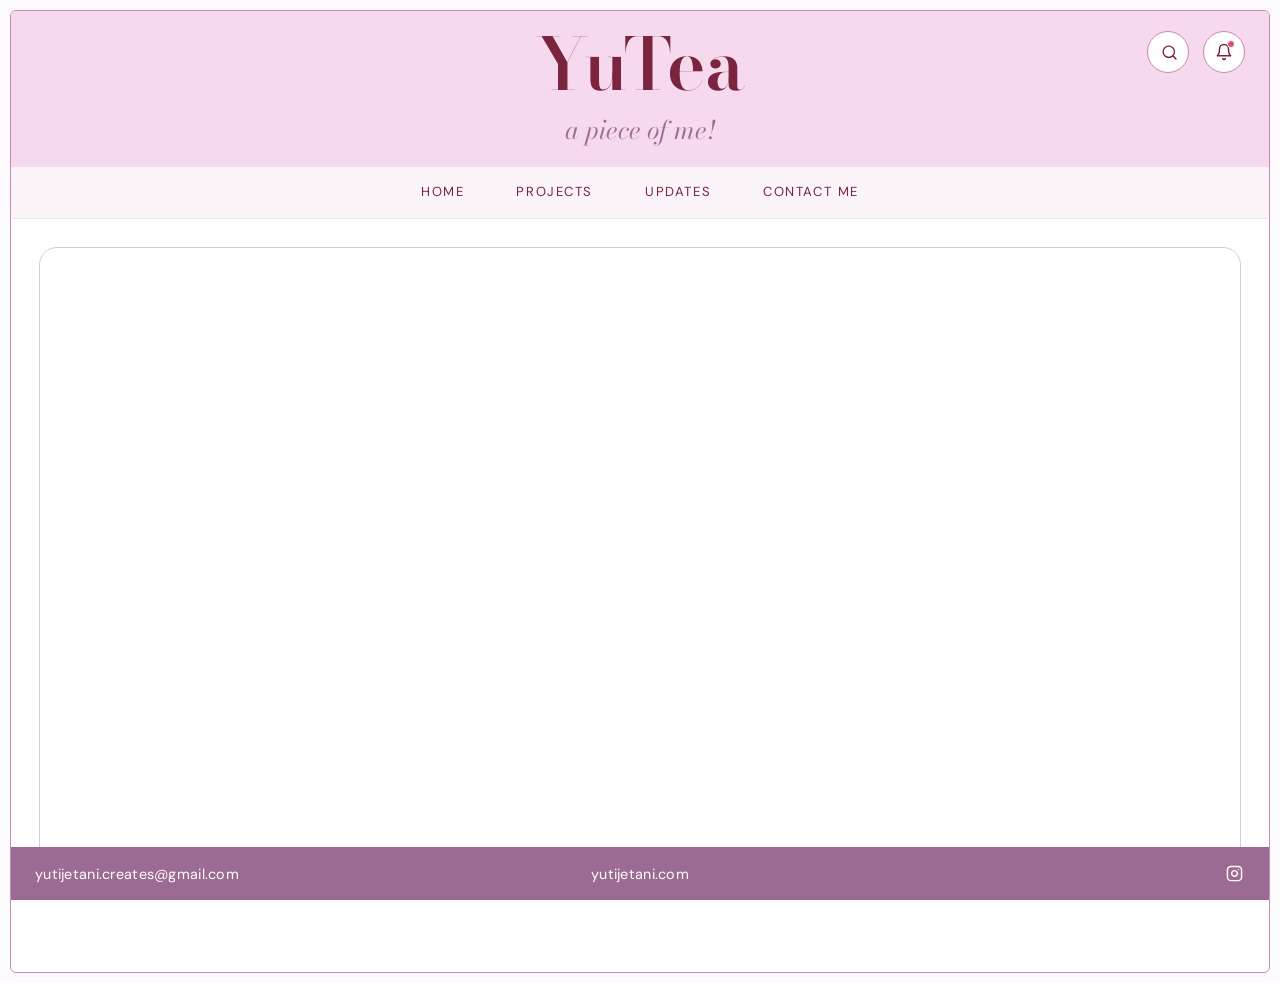
<file: index.html>
<!DOCTYPE html>
<html lang="en">
<head>
  <meta charset="UTF-8" />
  <meta name="viewport" content="width=device-width, initial-scale=1.0" />
  <title>YuTea</title>
  <meta name="description" content="YuTea — handmade objects and jewelry by Yuti Jetani" />
  <link rel="icon" type="image/png" sizes="32x32" href="images/favicon-32.png" />
  <link rel="icon" type="image/png" sizes="512x512" href="images/favicon.png" />
  <link rel="apple-touch-icon" href="images/apple-touch-icon.png" />
  <link rel="preconnect" href="https://fonts.googleapis.com" />
  <link rel="preconnect" href="https://fonts.gstatic.com" crossorigin />
  <link href="https://fonts.googleapis.com/css2?family=Bodoni+Moda:ital,opsz,wght@0,6..96,400..800;1,6..96,400..800&family=DM+Sans:wght@400;500;600;700&display=swap" rel="stylesheet" />
  <link rel="stylesheet" href="css/style.css?v=20260927cb" />
  <script>
    // Refreshing any page returns to the top of the homepage.
    (function () {
      try {
        var nav = performance.getEntriesByType('navigation')[0];
        var isHome = /\/(index\.html)?$/.test(location.pathname);
        if (nav && nav.type === 'reload' && !isHome) { location.replace('/'); return; }
        if ('scrollRestoration' in history) history.scrollRestoration = 'manual';
        if (isHome && location.hash) history.replaceState(null, '', location.pathname);
      } catch (e) {}
    })();
  </script>
</head>
<body>
  <div class="frame">
    <header>
      <div class="brand">
        <h1>YuTea</h1>
        <p class="tagline">a piece of me!</p>
      </div>
      <div class="header-actions">
        <form class="search-box" id="search-box" action="updates.html" method="get">
          <button class="search-btn" id="search-toggle" type="button" aria-label="Search" aria-expanded="false">
            <svg width="17" height="17" viewBox="0 0 24 24" fill="none" stroke-width="2" stroke-linecap="round" stroke-linejoin="round" aria-hidden="true">
              <circle cx="11" cy="11" r="8"></circle>
              <line x1="21" y1="21" x2="16.65" y2="16.65"></line>
            </svg>
          </button>
          <input type="search" id="site-search" name="q" placeholder="Search pieces…" aria-label="Search pieces" />
        </form>
        <div class="bell-wrap">
          <button class="bell-btn" id="bell" aria-label="Notifications" aria-expanded="false">
            <svg width="18" height="18" viewBox="0 0 24 24" fill="none" stroke-width="2" stroke-linecap="round" stroke-linejoin="round" aria-hidden="true">
              <path d="M18 8A6 6 0 0 0 6 8c0 7-3 9-3 9h18s-3-2-3-9"></path>
              <path d="M13.73 21a2 2 0 0 1-3.46 0"></path>
            </svg>
            <span class="dot" id="bell-dot" hidden></span>
          </button>
          <div class="bell-menu" id="bell-menu" hidden></div>
        </div>
      </div>
    </header>

    <nav class="nav-bar" aria-label="Main">
      <a href="index.html">Home</a>
      <a href="projects.html">Projects</a>
      <a href="updates.html">Updates</a>
      <a href="#contact">Contact Me</a>
    </nav>

    <section class="hero">
      <div class="hero-card">
        <video src="images/hero.mp4" autoplay muted loop playsinline aria-hidden="true"></video>
      </div>
    </section>

    <footer id="contact">
      <p><a href="mailto:yutijetani.creates@gmail.com">yutijetani.creates@gmail.com</a></p>
      <a href="https://yutijetani.com" target="_blank" rel="noopener">yutijetani.com</a> <a class="insta-link" href="https://www.instagram.com/yutibyyuti/" target="_blank" rel="noopener" aria-label="@yutibyyuti on Instagram" title="@yutibyyuti"><svg width="17" height="17" viewBox="0 0 24 24" fill="none" stroke="currentColor" stroke-width="2" stroke-linecap="round" stroke-linejoin="round" aria-hidden="true"><rect x="2" y="2" width="20" height="20" rx="5" ry="5"></rect><path d="M16 11.37A4 4 0 1 1 12.63 8 4 4 0 0 1 16 11.37z"></path><line x1="17.5" y1="6.5" x2="17.51" y2="6.5"></line></svg></a>
    </footer>
  </div>

  <script src="js/site.js?v=20260926"></script>
</body>
</html>
</file>
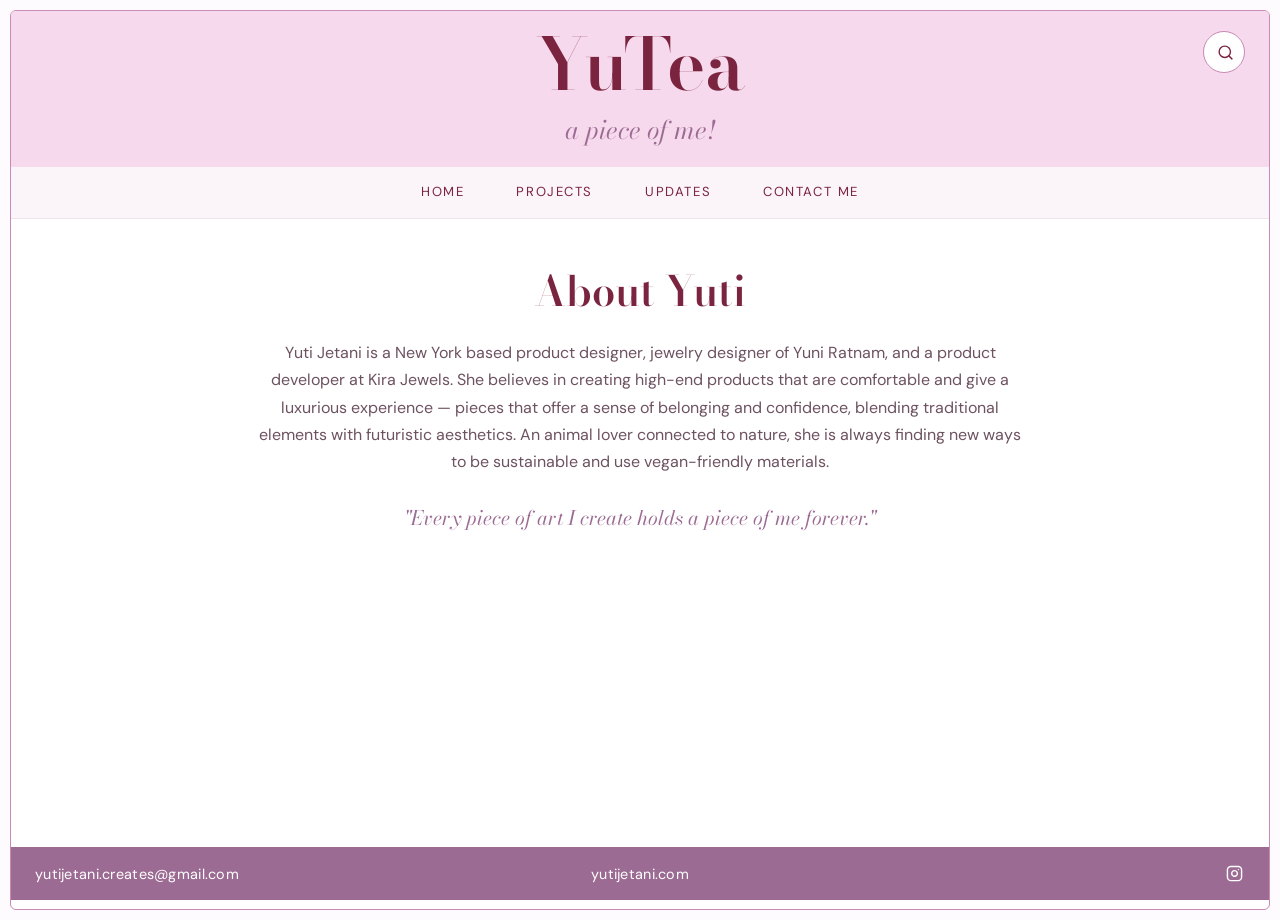
<file: about.html>
<!DOCTYPE html>
<html lang="en">
<head>
  <meta charset="UTF-8" />
  <meta name="viewport" content="width=device-width, initial-scale=1.0" />
  <title>About Me — YuTea</title>
  <meta name="description" content="About Yuti Jetani — product designer, jewelry designer, and maker behind YuTea" />
  <link rel="icon" type="image/png" sizes="32x32" href="images/favicon-32.png" />
  <link rel="icon" type="image/png" sizes="512x512" href="images/favicon.png" />
  <link rel="apple-touch-icon" href="images/apple-touch-icon.png" />
  <link rel="preconnect" href="https://fonts.googleapis.com" />
  <link rel="preconnect" href="https://fonts.gstatic.com" crossorigin />
  <link href="https://fonts.googleapis.com/css2?family=Bodoni+Moda:ital,opsz,wght@0,6..96,400..800;1,6..96,400..800&family=DM+Sans:wght@400;500;600;700&display=swap" rel="stylesheet" />
  <link rel="stylesheet" href="css/style.css?v=20260927cb" />
  <script>
    // Refreshing any page returns to the top of the homepage.
    (function () {
      try {
        var nav = performance.getEntriesByType('navigation')[0];
        var isHome = /\/(index\.html)?$/.test(location.pathname);
        if (nav && nav.type === 'reload' && !isHome) { location.replace('/'); return; }
        if ('scrollRestoration' in history) history.scrollRestoration = 'manual';
        if (isHome && location.hash) history.replaceState(null, '', location.pathname);
      } catch (e) {}
    })();
  </script>
</head>
<body>
  <div class="frame">
    <header>
      <div class="brand">
        <h1>YuTea</h1>
        <p class="tagline">a piece of me!</p>
      </div>
      <div class="header-actions">
        <form class="search-box" id="search-box" action="updates.html" method="get">
          <button type="button" class="search-btn" id="search-toggle" aria-label="Search" aria-expanded="false">
            <svg width="17" height="17" viewBox="0 0 24 24" fill="none" stroke-width="2" stroke-linecap="round" stroke-linejoin="round" aria-hidden="true">
              <circle cx="11" cy="11" r="8"></circle>
              <line x1="21" y1="21" x2="16.65" y2="16.65"></line>
            </svg>
          </button>
          <input type="search" name="q" id="site-search" placeholder="Search pieces…" aria-label="Search pieces" />
        </form>
      </div>
    </header>

    <nav class="nav-bar" aria-label="Main">
      <a href="index.html">Home</a>
      <a href="projects.html">Projects</a>
      <a href="updates.html">Updates</a>
      <a href="#contact">Contact Me</a>
    </nav>

    <section class="about" id="about">
      <h2>About Yuti</h2>
      <p>Yuti Jetani is a New York based product designer, jewelry designer of Yuni Ratnam, and a product developer at Kira Jewels. She believes in creating high-end products that are comfortable and give a luxurious experience — pieces that offer a sense of belonging and confidence, blending traditional elements with futuristic aesthetics. An animal lover connected to nature, she is always finding new ways to be sustainable and use vegan-friendly materials.</p>
      <p class="quote">"Every piece of art I create holds a piece of me forever."</p>
    </section>

    <footer id="contact">
      <p><a href="mailto:yutijetani.creates@gmail.com">yutijetani.creates@gmail.com</a></p>
      <a href="https://yutijetani.com" target="_blank" rel="noopener">yutijetani.com</a> <a class="insta-link" href="https://www.instagram.com/yutibyyuti/" target="_blank" rel="noopener" aria-label="@yutibyyuti on Instagram" title="@yutibyyuti"><svg width="17" height="17" viewBox="0 0 24 24" fill="none" stroke="currentColor" stroke-width="2" stroke-linecap="round" stroke-linejoin="round" aria-hidden="true"><rect x="2" y="2" width="20" height="20" rx="5" ry="5"></rect><path d="M16 11.37A4 4 0 1 1 12.63 8 4 4 0 0 1 16 11.37z"></path><line x1="17.5" y1="6.5" x2="17.51" y2="6.5"></line></svg></a>
    </footer>
  </div>

  <script src="js/site.js?v=20260926"></script>
</body>
</html>
</file>
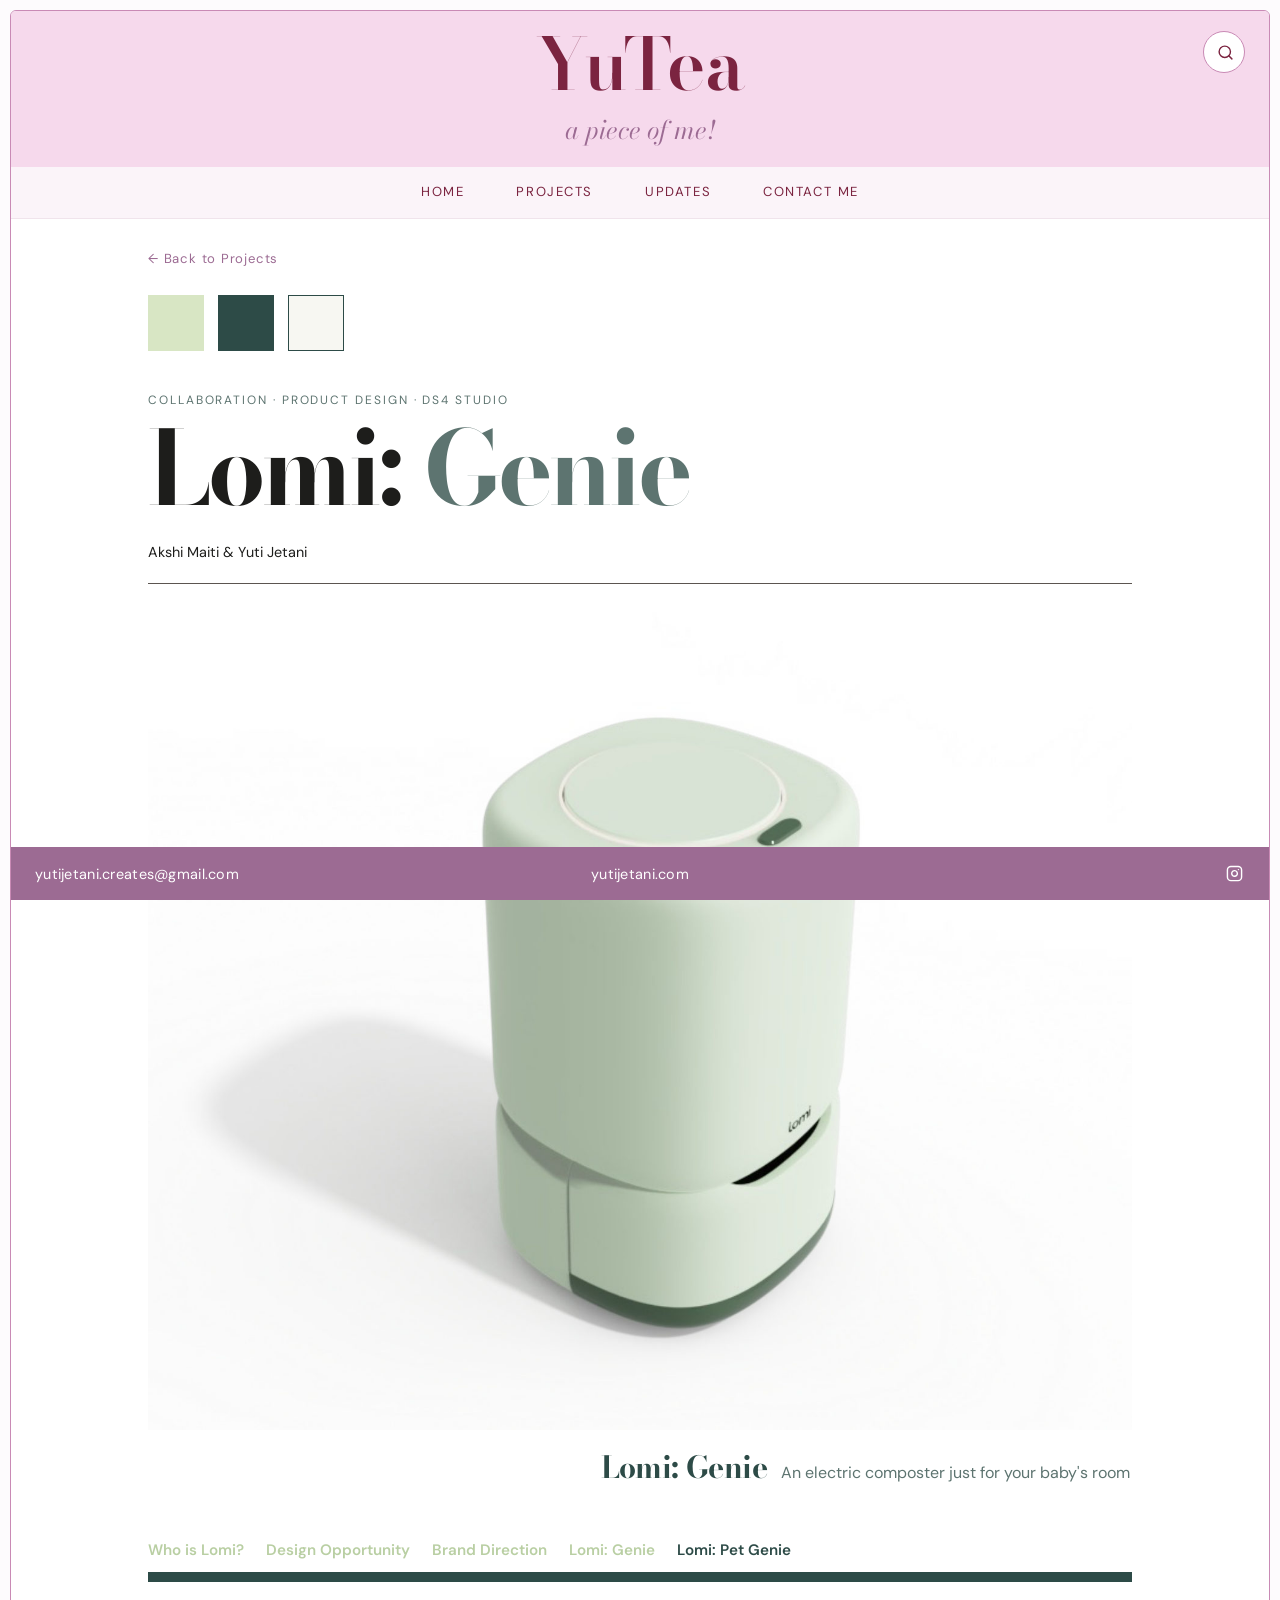
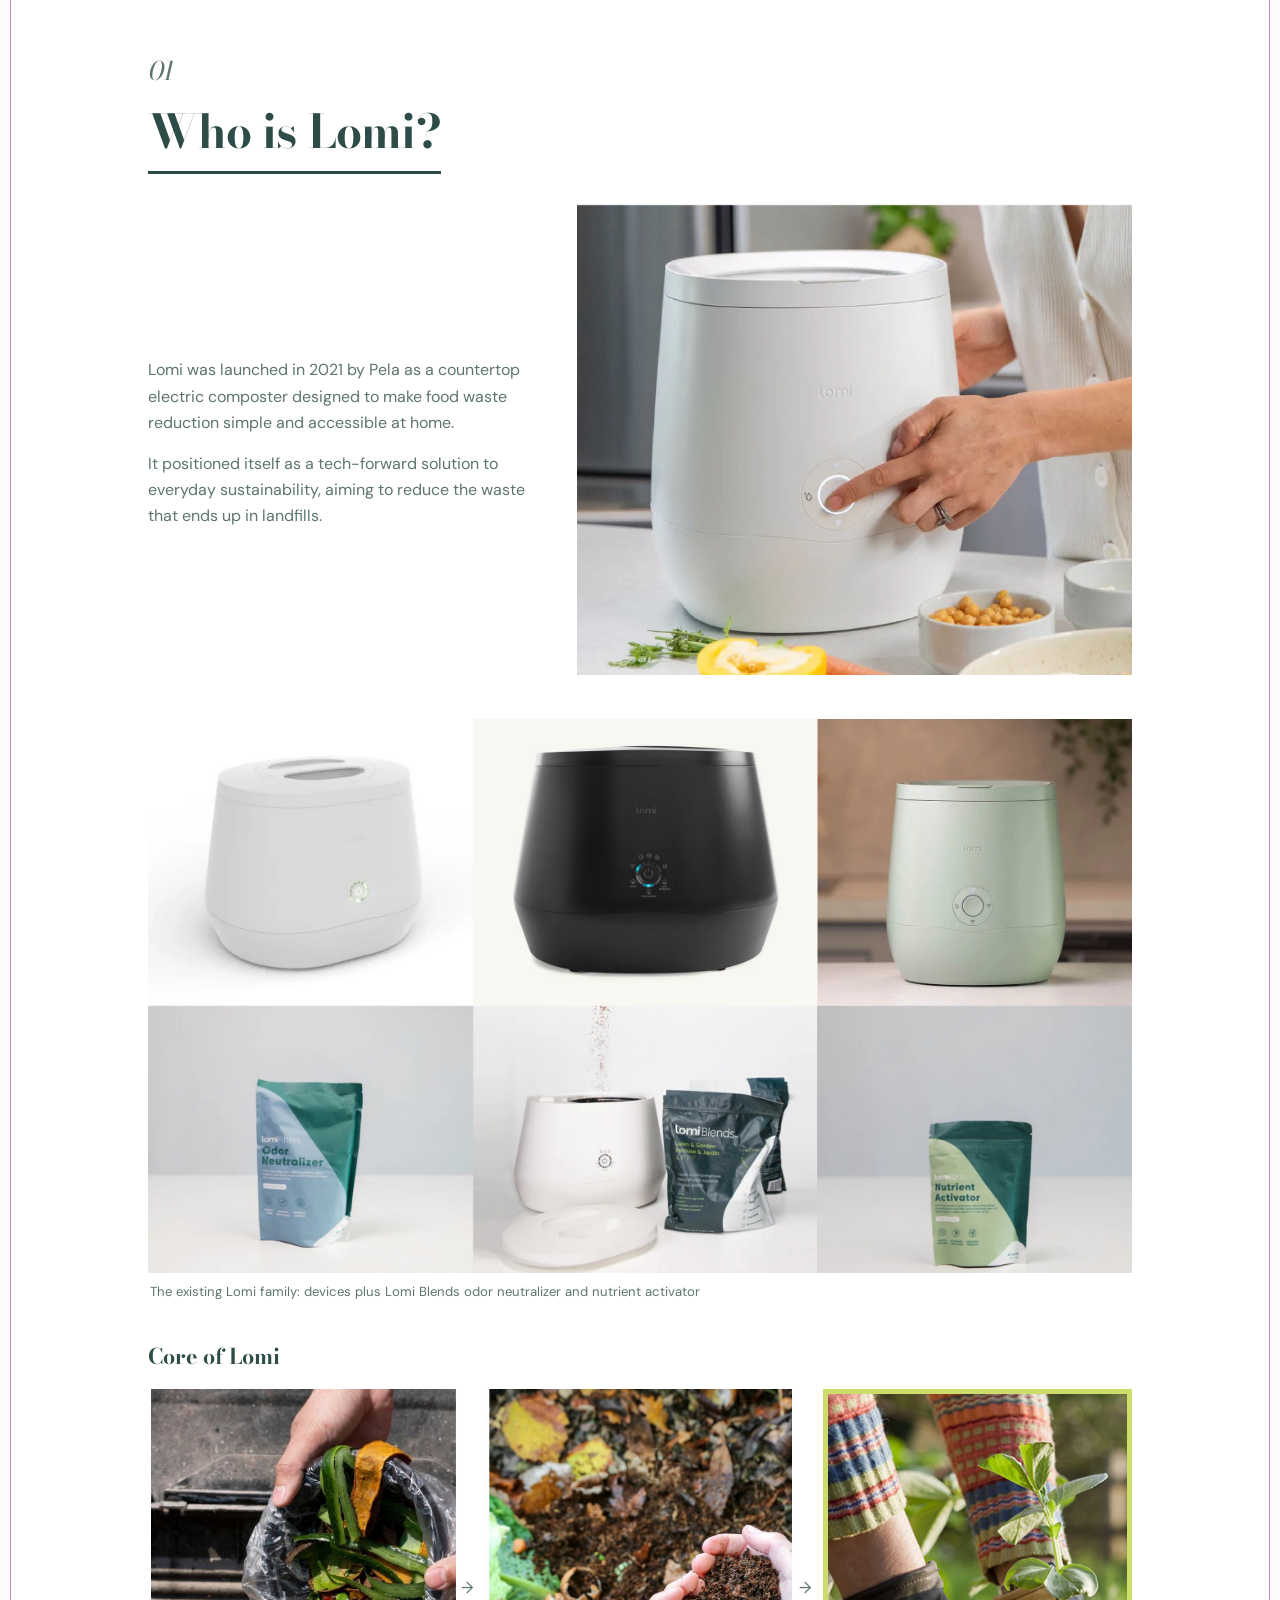
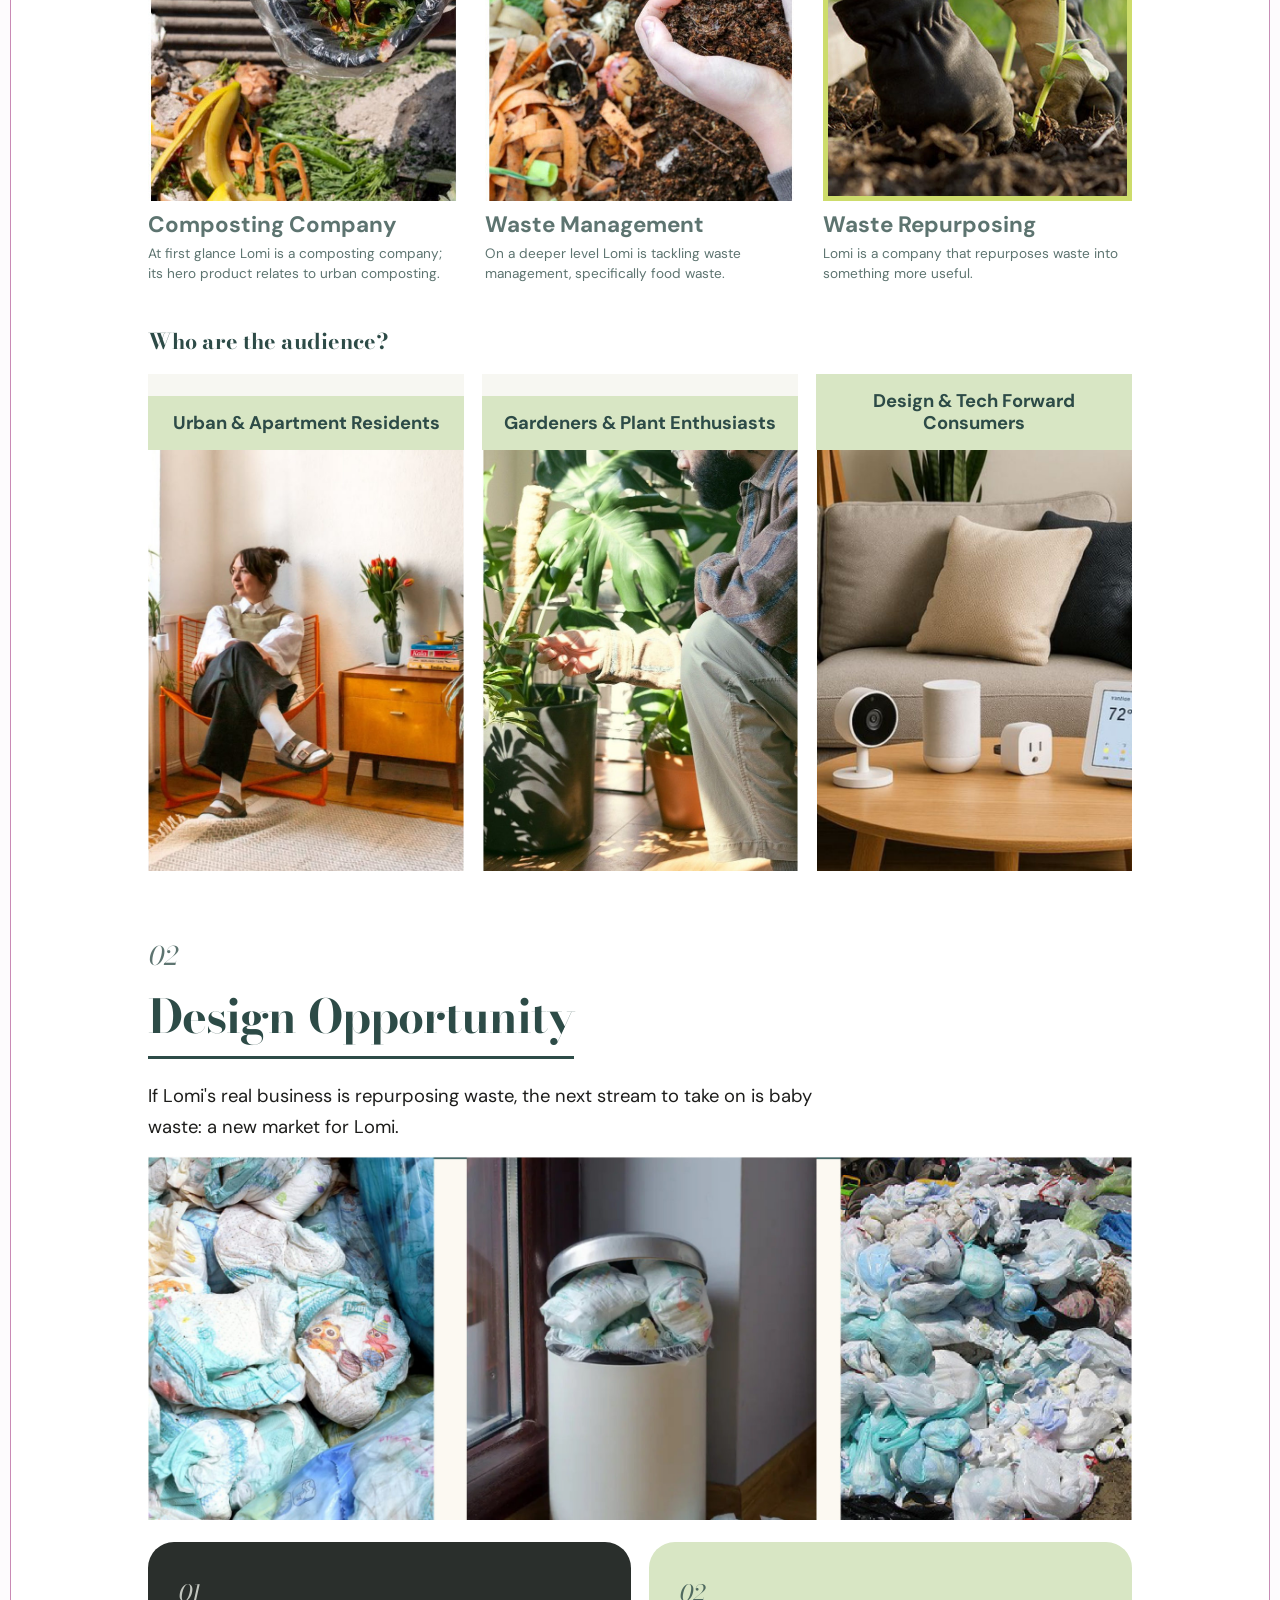
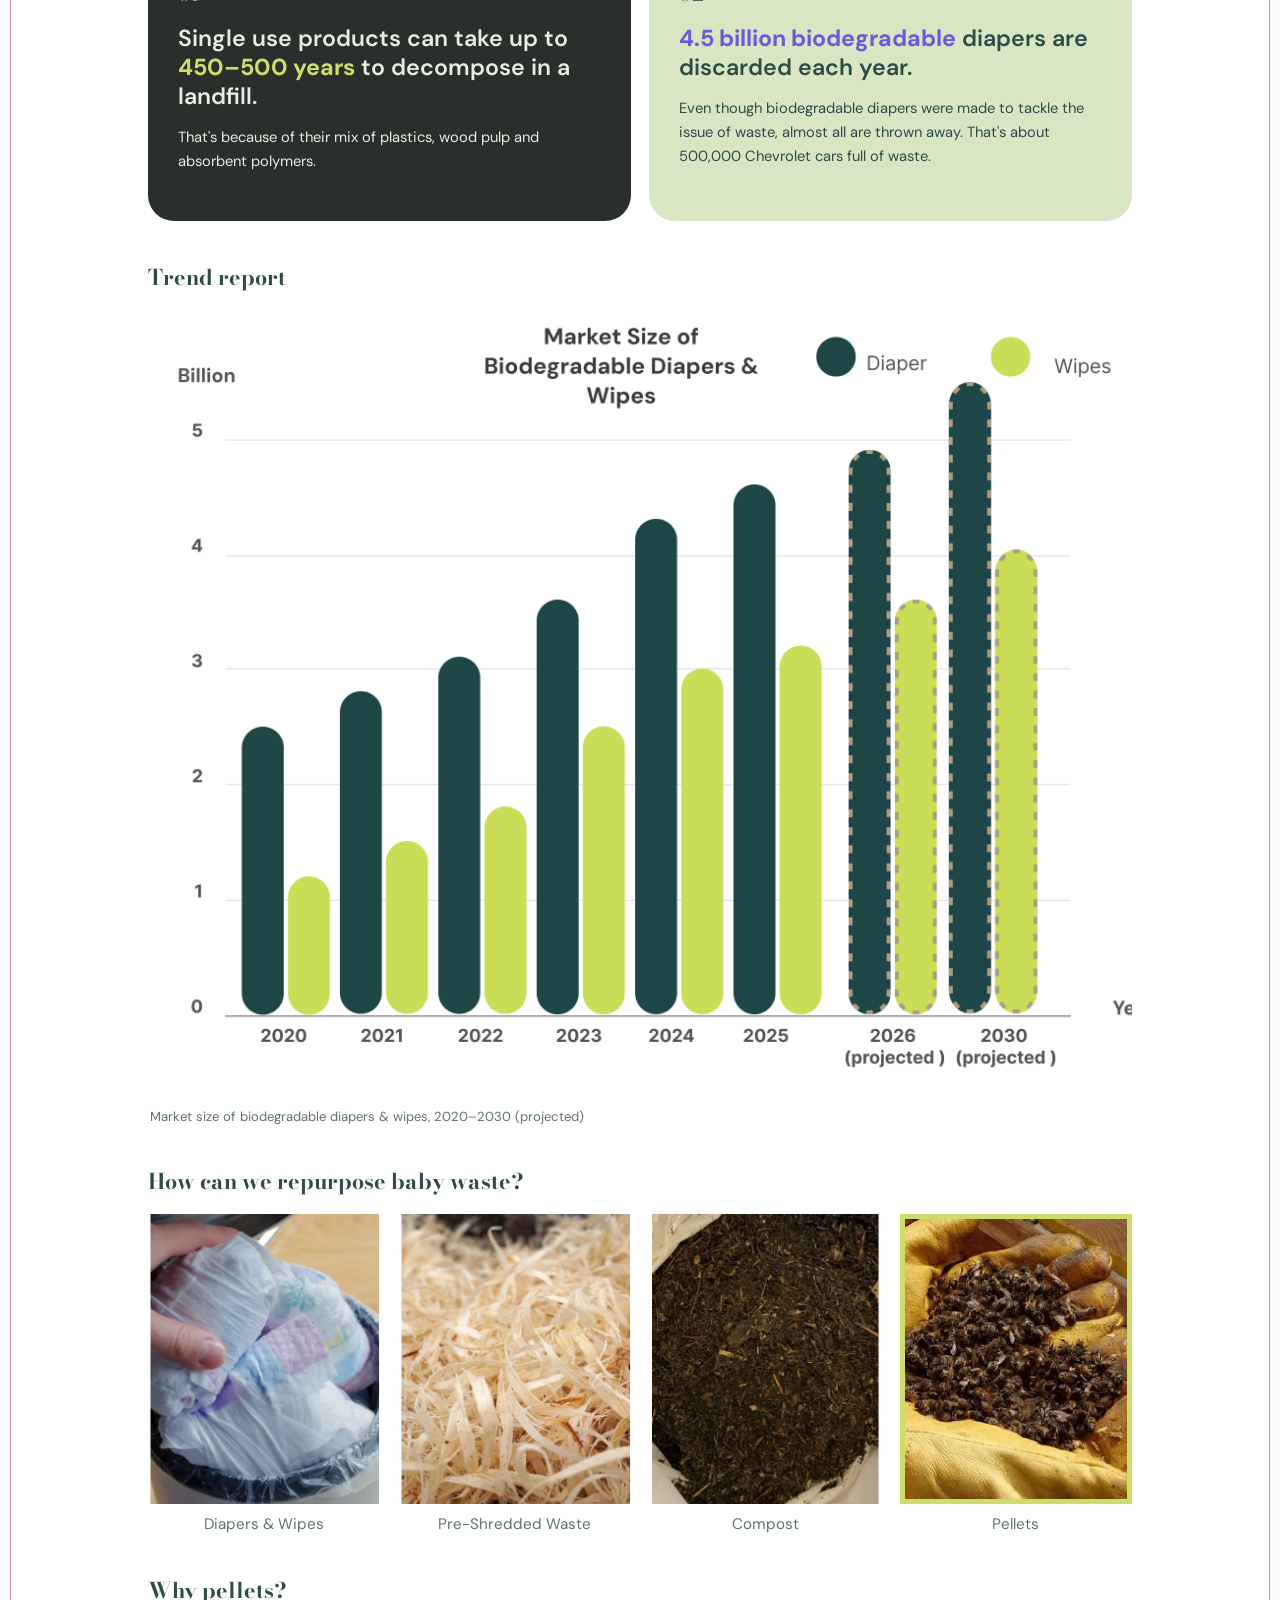
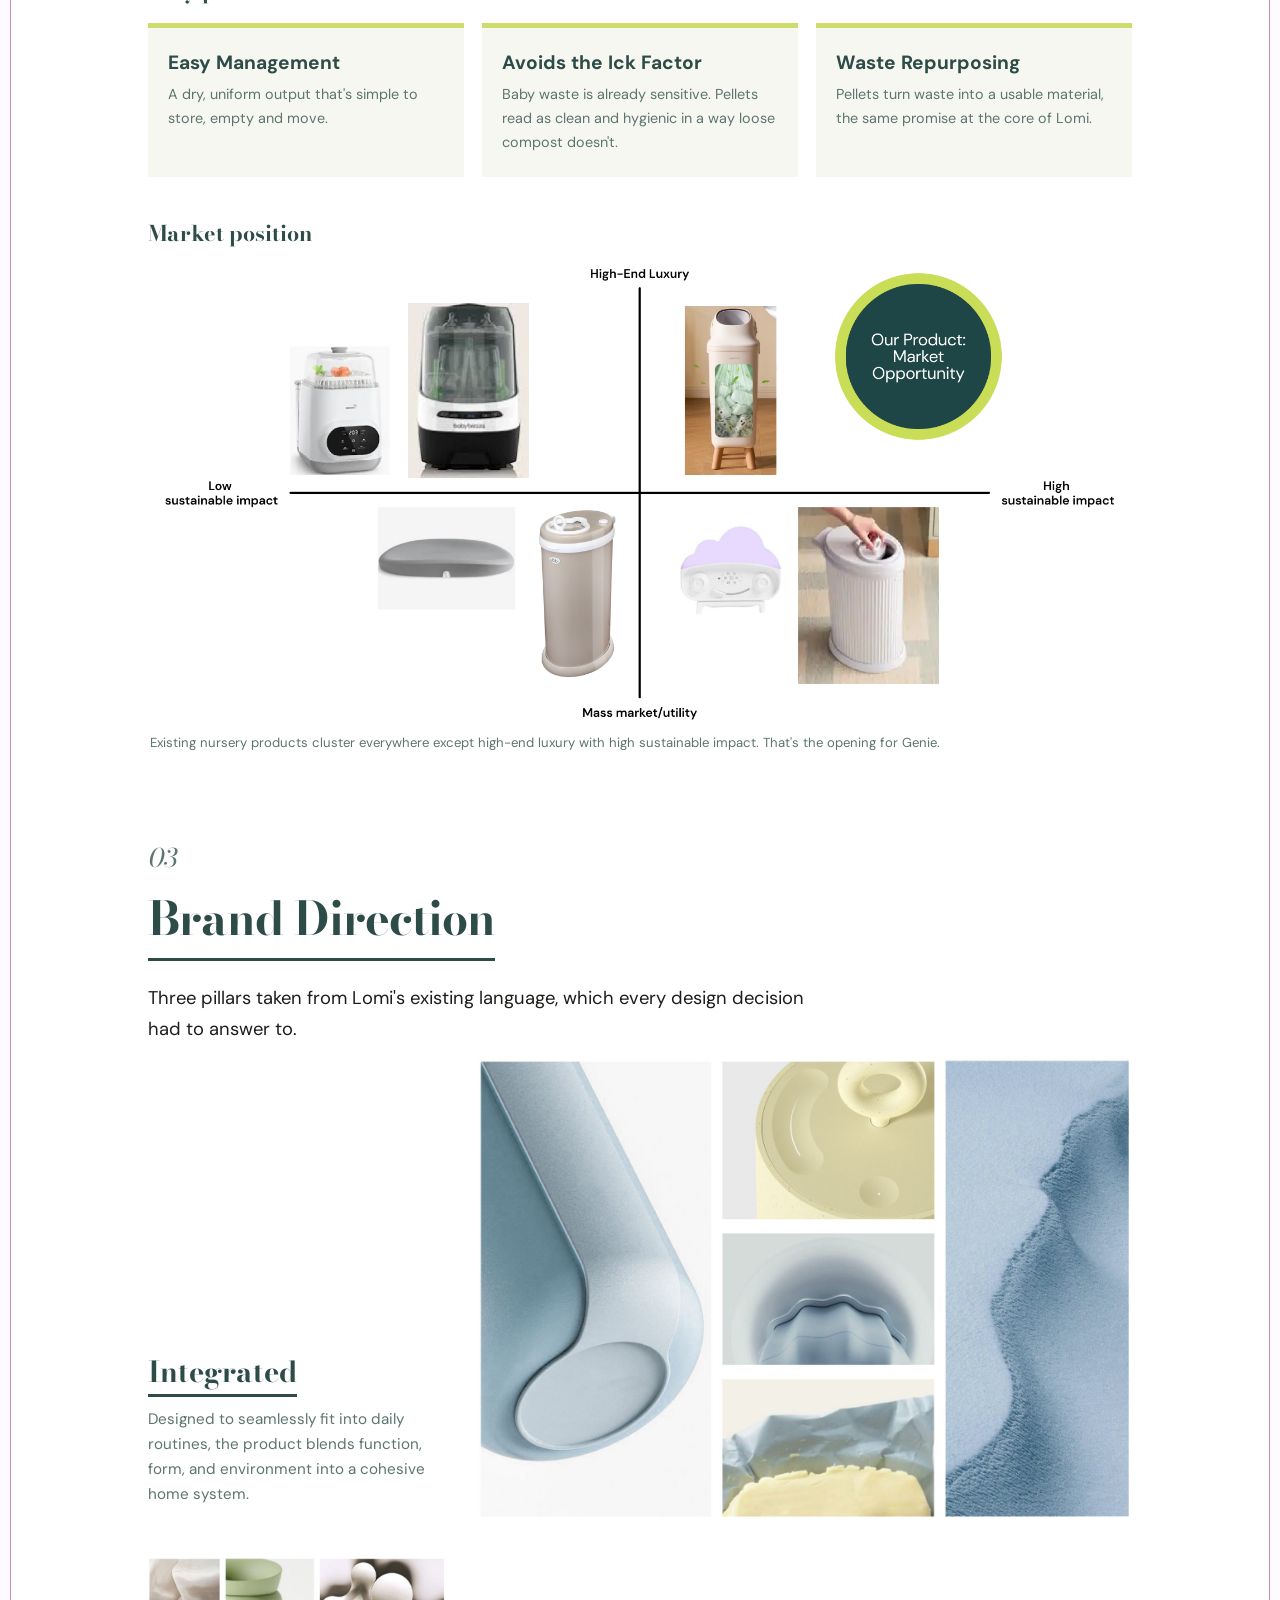
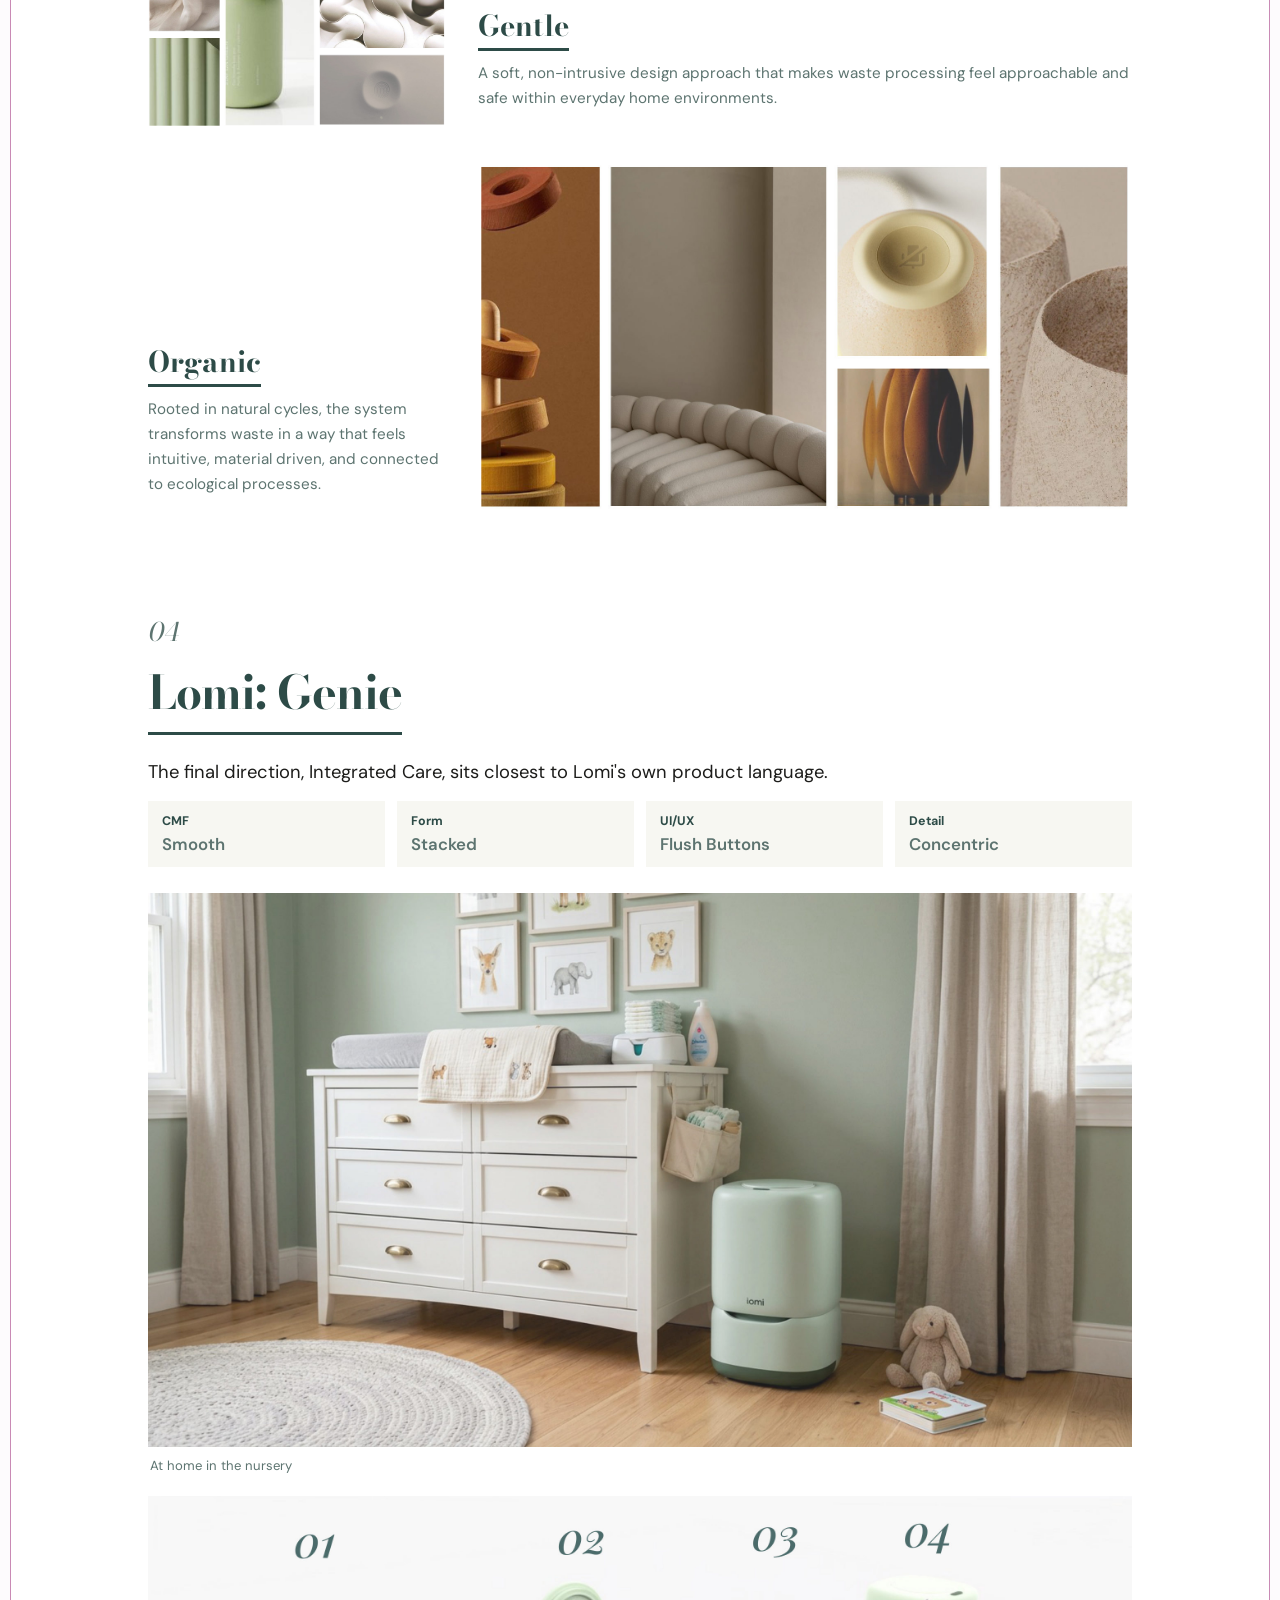
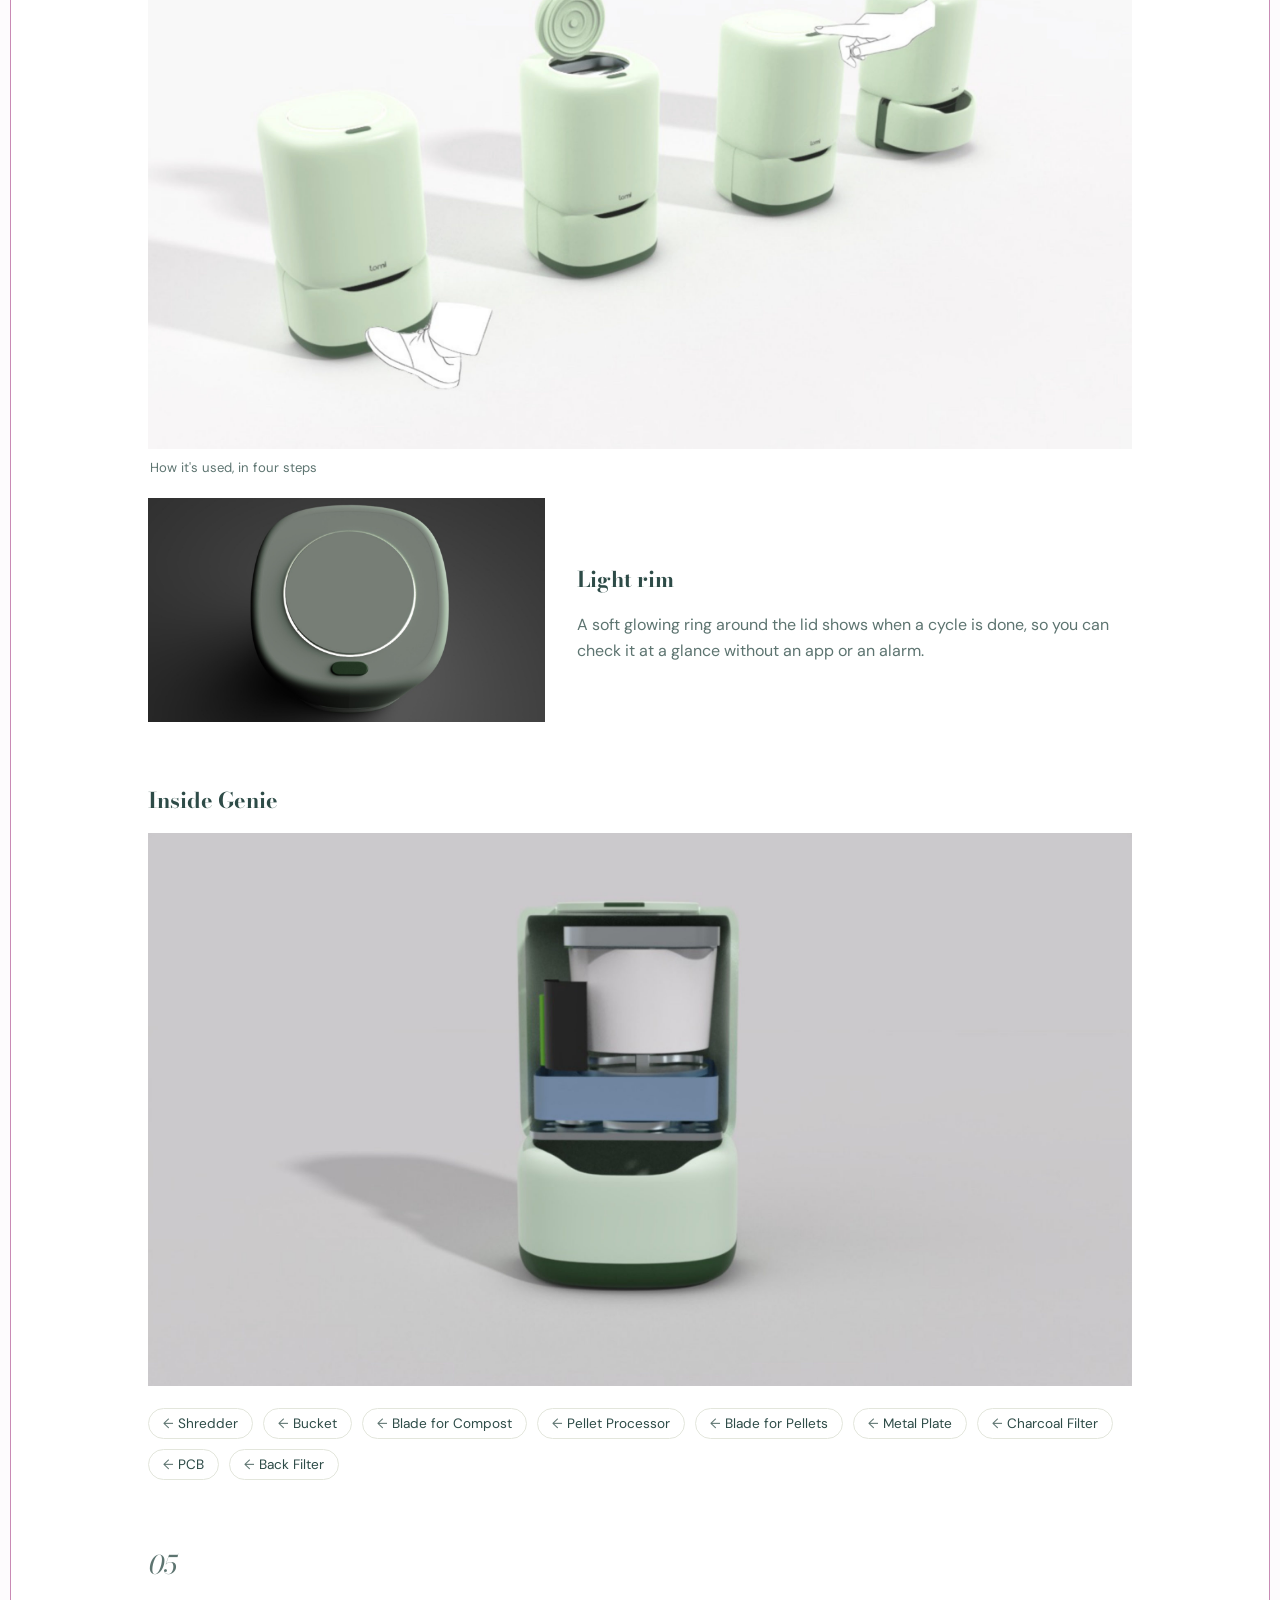
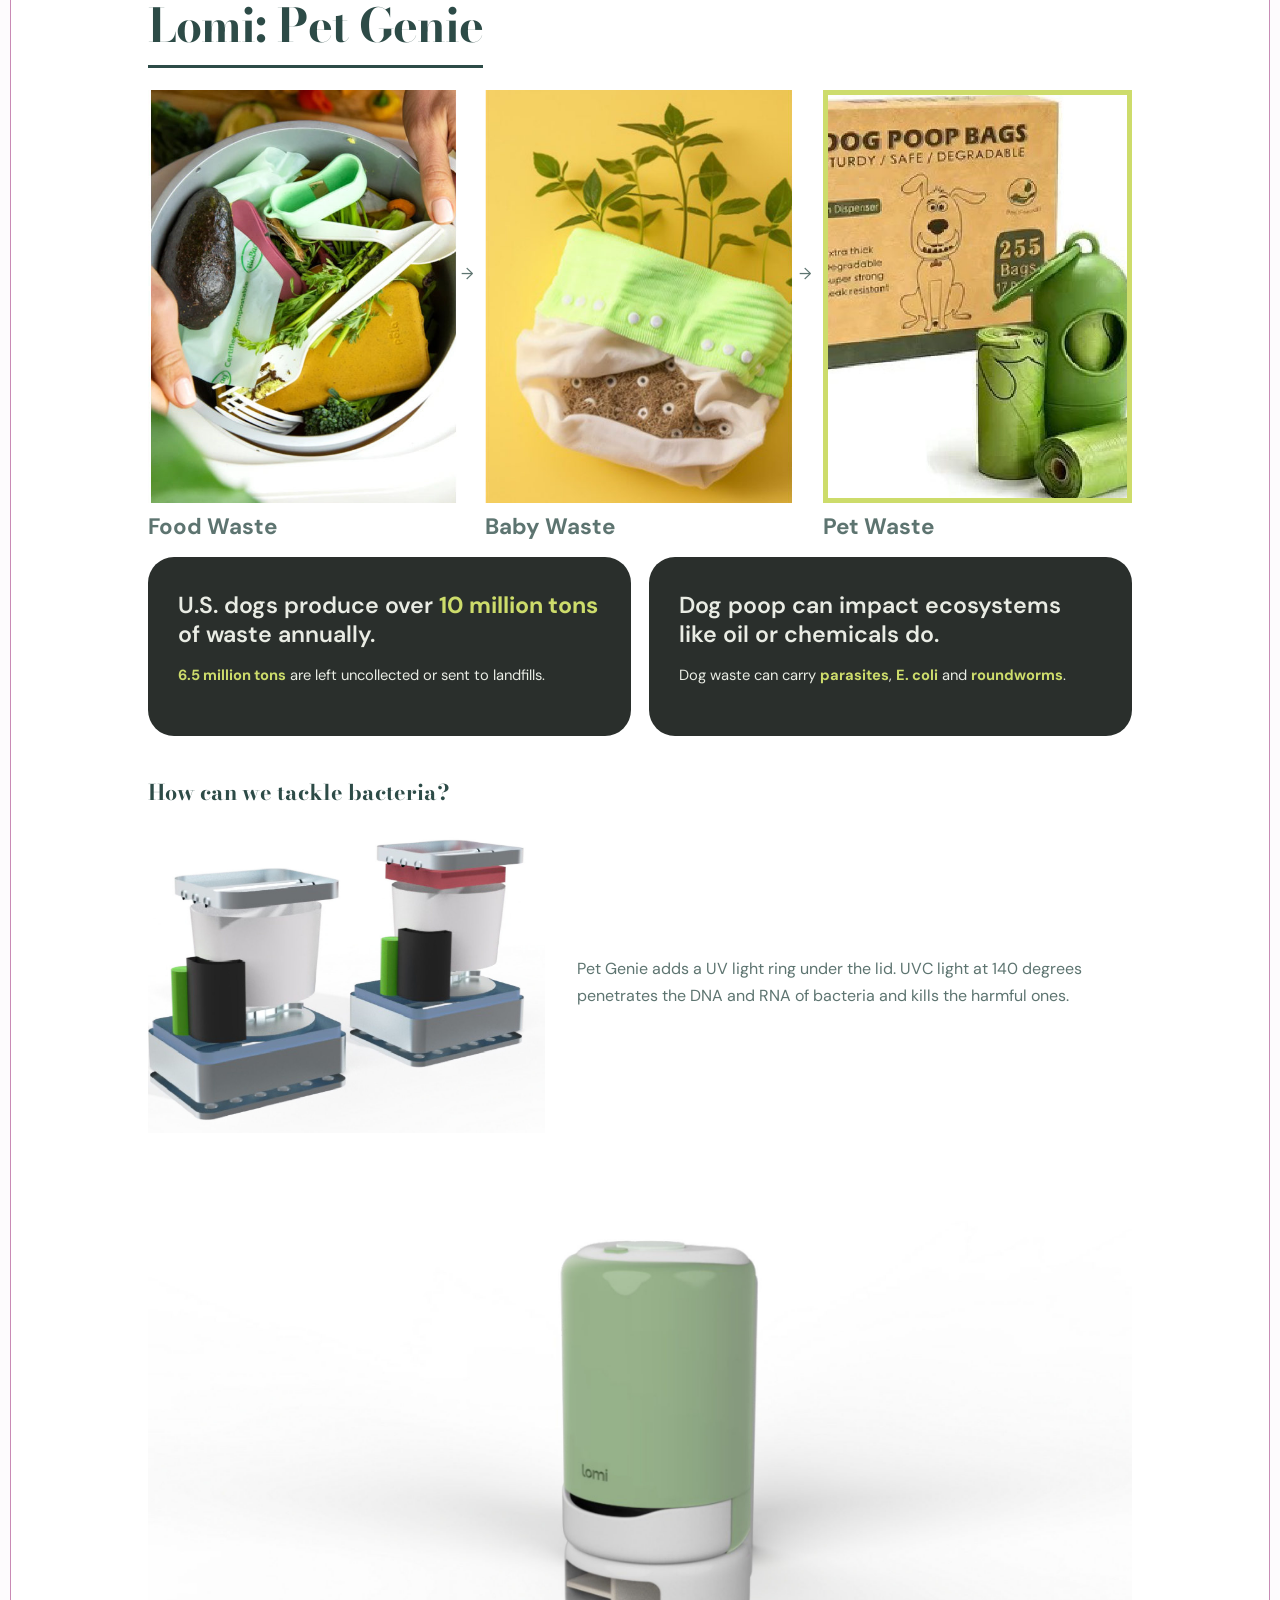
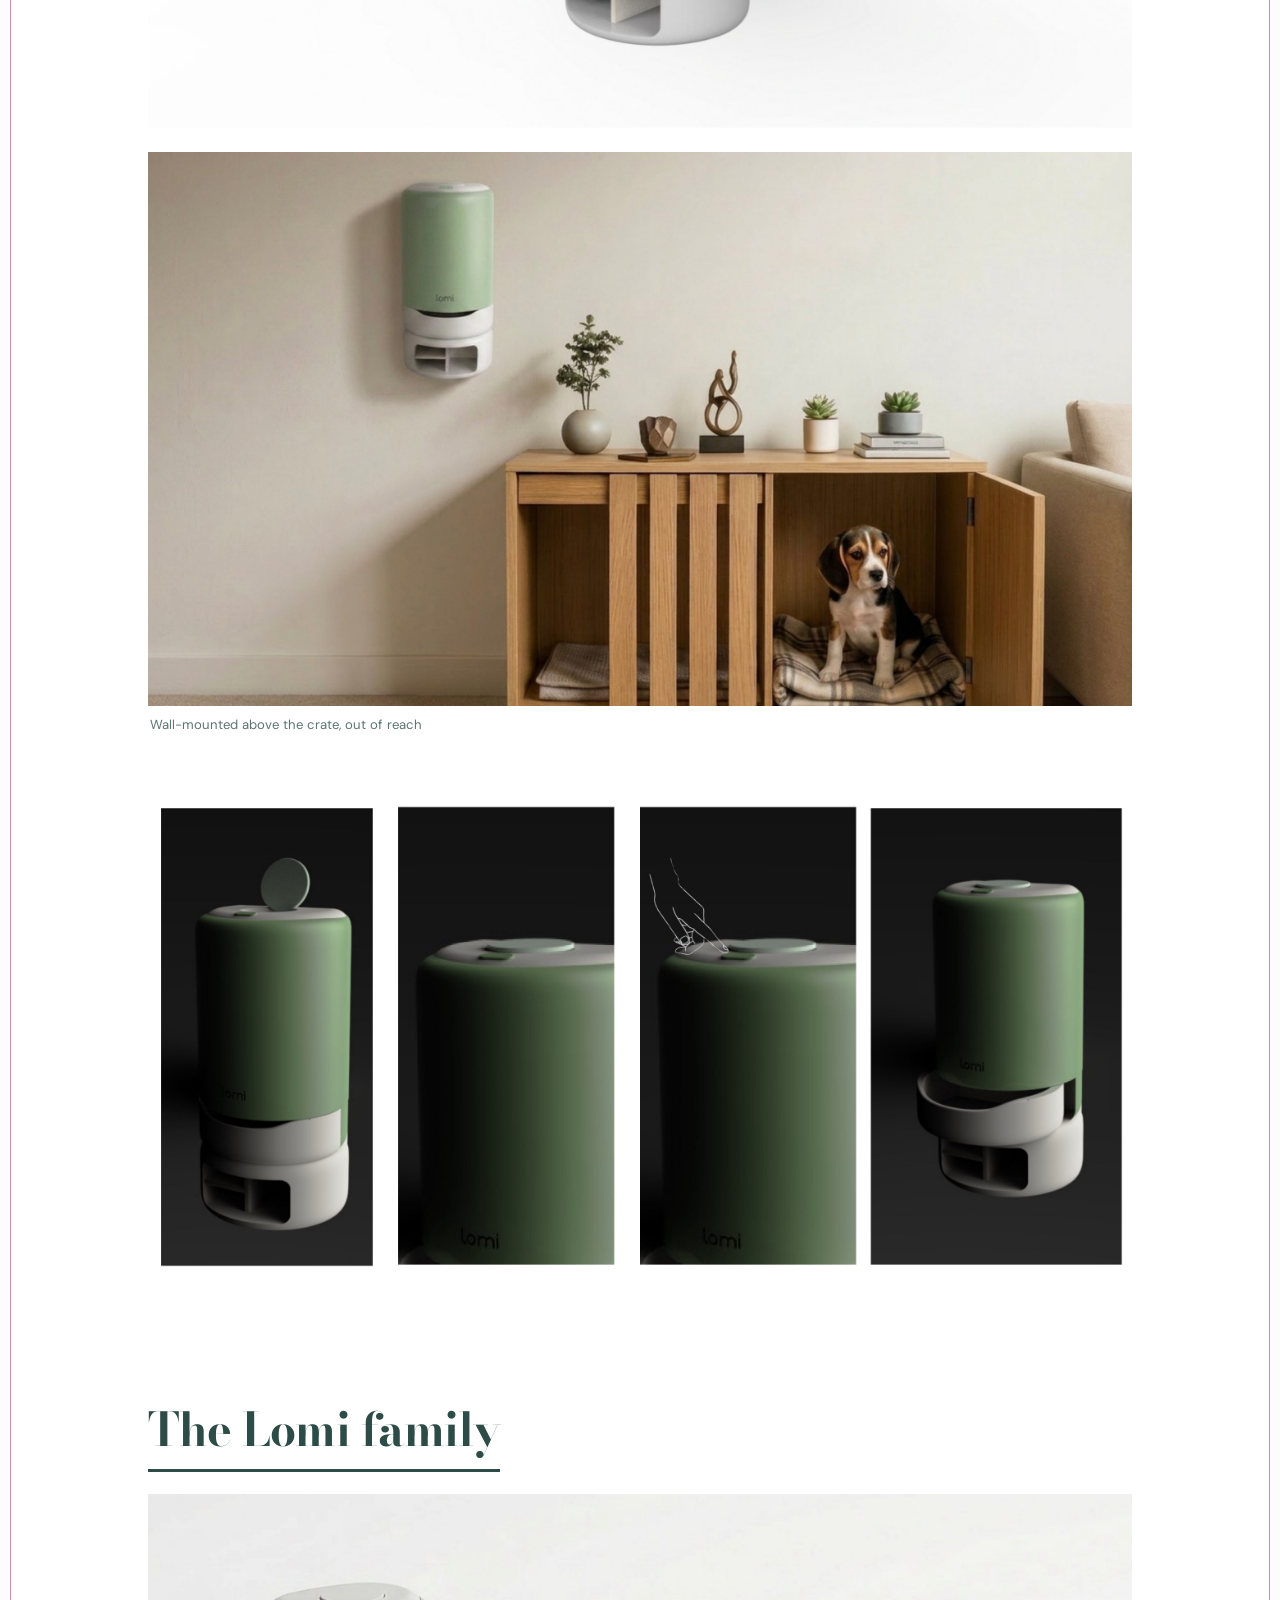
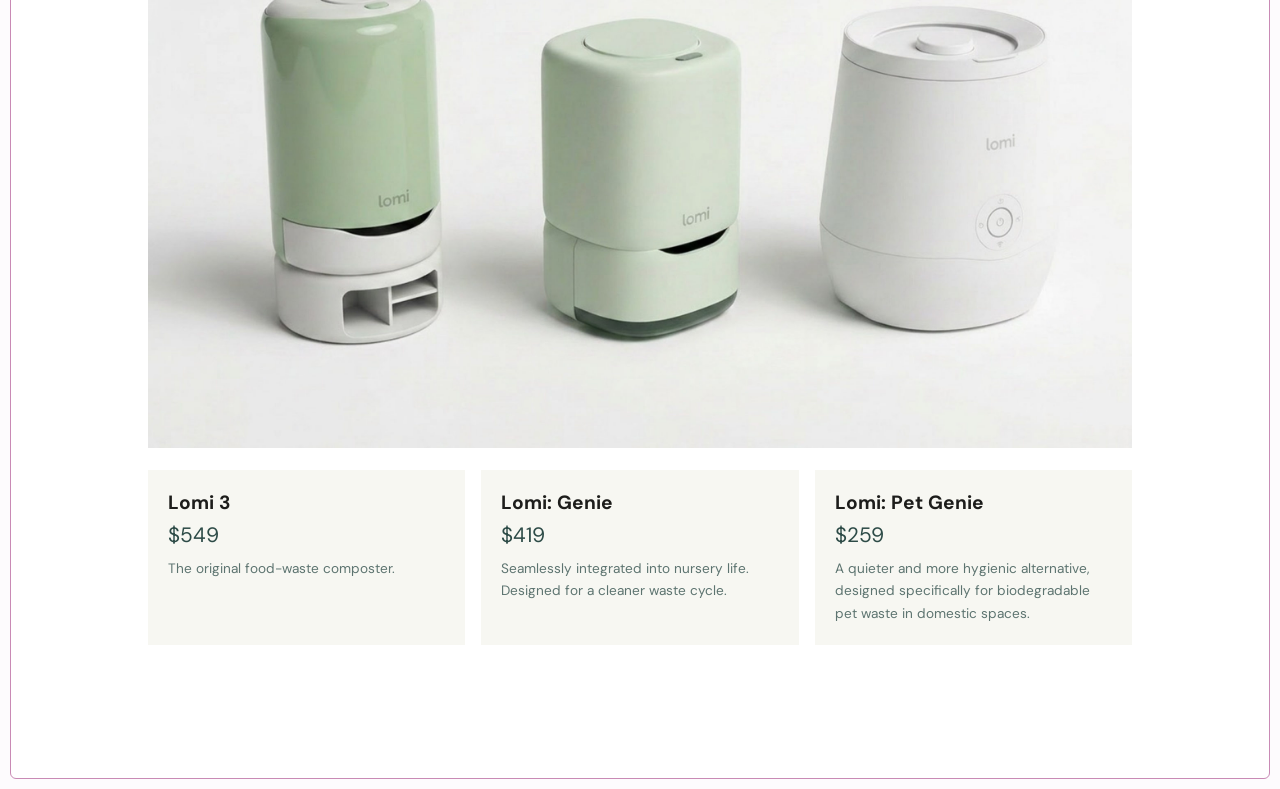
<file: lomi.html>
<!DOCTYPE html>
<html lang="en">
<head>
  <meta charset="UTF-8" />
  <meta name="viewport" content="width=device-width, initial-scale=1.0" />
  <title>Lomi: Genie — YuTea</title>
  <meta name="description" content="Lomi: Genie — an electric composter just for your baby's room, plus Pet Genie for pet waste. A collaborative product design project by Akshi Maiti and Yuti Jetani" />
  <link rel="icon" type="image/png" sizes="32x32" href="images/favicon-32.png" />
  <link rel="icon" type="image/png" sizes="512x512" href="images/favicon.png" />
  <link rel="apple-touch-icon" href="images/apple-touch-icon.png" />
  <link rel="preconnect" href="https://fonts.googleapis.com" />
  <link rel="preconnect" href="https://fonts.gstatic.com" crossorigin />
  <link href="https://fonts.googleapis.com/css2?family=Bodoni+Moda:ital,opsz,wght@0,6..96,400..800;1,6..96,400..800&family=DM+Sans:wght@400;500;600;700&display=swap" rel="stylesheet" />
  <link rel="stylesheet" href="css/style.css?v=20260927cb" />
  <script>
    // Refreshing any page returns to the top of the homepage.
    (function () {
      try {
        var nav = performance.getEntriesByType('navigation')[0];
        var isHome = /\/(index\.html)?$/.test(location.pathname);
        if (nav && nav.type === 'reload' && !isHome) { location.replace('/'); return; }
        if ('scrollRestoration' in history) history.scrollRestoration = 'manual';
        if (isHome && location.hash) history.replaceState(null, '', location.pathname);
      } catch (e) {}
    })();
  </script>
</head>
<body>
  <div class="frame">
    <header>
      <div class="brand">
        <h1>YuTea</h1>
        <p class="tagline">a piece of me!</p>
      </div>
      <div class="header-actions">
        <form class="search-box" id="search-box" action="updates.html" method="get">
          <button class="search-btn" id="search-toggle" type="button" aria-label="Search" aria-expanded="false">
            <svg width="17" height="17" viewBox="0 0 24 24" fill="none" stroke-width="2" stroke-linecap="round" stroke-linejoin="round" aria-hidden="true">
              <circle cx="11" cy="11" r="8"></circle>
              <line x1="21" y1="21" x2="16.65" y2="16.65"></line>
            </svg>
          </button>
          <input type="search" id="site-search" name="q" placeholder="Search pieces…" aria-label="Search pieces" />
        </form>
      </div>
    </header>

    <nav class="nav-bar" aria-label="Main">
      <a href="index.html">Home</a>
      <a href="projects.html">Projects</a>
      <a href="updates.html">Updates</a>
      <a href="#contact">Contact Me</a>
    </nav>

    <main class="lx">
      <a class="lx-back" href="projects.html">← Back to Projects</a>

      <!-- Title slide -->
      <section class="lx-title">
        <div class="lx-swatches" aria-hidden="true"><span></span><span></span><span></span></div>
        <p class="lx-eyebrow">Collaboration · Product Design · DS4 Studio</p>
        <h2>Lomi: <span>Genie</span></h2>
        <p class="lx-byline">Akshi Maiti &amp; Yuti Jetani</p>
      </section>

      <figure class="lx-fig lx-hero">
        <img src="images/lomi/genie-hero.jpg" alt="Lomi: Genie — a soft sage-green electric composter with a round lid and pellet drawer" />
        <figcaption><strong>Lomi: Genie</strong> An electric composter just for your baby's room</figcaption>
      </figure>

      <!-- Chapters -->
      <nav class="lx-chapters" aria-label="Chapters">
        <a href="#who">Who is Lomi?</a>
        <a href="#opportunity">Design Opportunity</a>
        <a href="#brand">Brand Direction</a>
        <a href="#genie">Lomi: Genie</a>
        <a href="#pet">Lomi: Pet Genie</a>
      </nav>

      <!-- 01 Who is Lomi -->
      <section class="lx-chapter" id="who">
        <p class="lx-num">01</p>
        <h3>Who is Lomi?</h3>
        <div class="lx-split">
          <div>
            <p>Lomi was launched in 2021 by Pela as a countertop electric composter designed to make food waste reduction simple and accessible at home.</p>
            <p>It positioned itself as a tech-forward solution to everyday sustainability, aiming to reduce the waste that ends up in landfills.</p>
          </div>
          <figure class="lx-fig"><img src="images/lomi/lomi-original.jpg" alt="A hand pressing the button on the white Lomi countertop composter" /></figure>
        </div>
        <figure class="lx-fig"><img src="images/lomi/lomi-family.jpg" alt="The Lomi product family: composters in white, black and sage, and Lomi Blends pouches" /><figcaption>The existing Lomi family: devices plus Lomi Blends odor neutralizer and nutrient activator</figcaption></figure>

        <h4>Core of Lomi</h4>
        <ol class="lx-flow">
          <li>
            <figure class="lx-fig"><img src="images/lomi/core-composting.jpg" alt="Hands holding a bowl of vegetable scraps" /></figure>
            <strong>Composting Company</strong>
            <span>At first glance Lomi is a composting company; its hero product relates to urban composting.</span>
          </li>
          <li>
            <figure class="lx-fig"><img src="images/lomi/core-waste.jpg" alt="Cupped hands holding soil above food scraps" /></figure>
            <strong>Waste Management</strong>
            <span>On a deeper level Lomi is tackling waste management, specifically food waste.</span>
          </li>
          <li class="is-key">
            <figure class="lx-fig"><img src="images/lomi/core-repurpose.jpg" alt="Gloved hands planting a seedling in soil" /></figure>
            <strong>Waste Repurposing</strong>
            <span>Lomi is a company that repurposes waste into something more useful.</span>
          </li>
        </ol>

        <h4>Who are the audience?</h4>
        <div class="lx-cards three">
          <figure class="lx-card"><img src="images/lomi/audience-urban.jpg" alt="A woman relaxing in a sunny apartment" /><figcaption>Urban &amp; Apartment Residents</figcaption></figure>
          <figure class="lx-card"><img src="images/lomi/audience-gardeners.jpg" alt="A man tending houseplants" /><figcaption>Gardeners &amp; Plant Enthusiasts</figcaption></figure>
          <figure class="lx-card"><img src="images/lomi/audience-tech.jpg" alt="Smart-home devices on a living room table" /><figcaption>Design &amp; Tech Forward Consumers</figcaption></figure>
        </div>
      </section>

      <!-- 02 Design Opportunity -->
      <section class="lx-chapter" id="opportunity">
        <p class="lx-num">02</p>
        <h3>Design Opportunity</h3>
        <p class="lx-lede">If Lomi's real business is repurposing waste, the next stream to take on is baby waste: a new market for Lomi.</p>
        <figure class="lx-fig"><img src="images/lomi/new-market.jpg" alt="Piles of used disposable diapers and an overflowing diaper bin" /></figure>

        <div class="lx-stats">
          <div class="lx-stat dark">
            <span class="lx-stat-n">01</span>
            <p class="big">Single use products can take up to <em>450–500 years</em> to decompose in a landfill.</p>
            <p>That's because of their mix of plastics, wood pulp and absorbent polymers.</p>
          </div>
          <div class="lx-stat sage">
            <span class="lx-stat-n">02</span>
            <p class="big"><em>4.5 billion biodegradable</em> diapers are discarded each year.</p>
            <p>Even though biodegradable diapers were made to tackle the issue of waste, almost all are thrown away. That's about 500,000 Chevrolet cars full of waste.</p>
          </div>
        </div>

        <h4>Trend report</h4>
        <figure class="lx-fig"><img src="images/lomi/trend-chart.png" alt="Bar chart: market size of biodegradable diapers and wipes rising from 2020 to a projected 2030" /><figcaption>Market size of biodegradable diapers &amp; wipes, 2020–2030 (projected)</figcaption></figure>

        <h4>How can we repurpose baby waste?</h4>
        <ol class="lx-process">
          <li><figure class="lx-fig"><img src="images/lomi/process-diapers.jpg" alt="Used diapers going into a bin" /></figure><span>Diapers &amp; Wipes</span></li>
          <li><figure class="lx-fig"><img src="images/lomi/process-shredded.jpg" alt="Pre-shredded fibrous waste" /></figure><span>Pre-Shredded Waste</span></li>
          <li><figure class="lx-fig"><img src="images/lomi/process-compost.jpg" alt="A bag of dark compost" /></figure><span>Compost</span></li>
          <li class="is-key"><figure class="lx-fig"><img src="images/lomi/process-pellets.jpg" alt="Gloved hands holding dry pellets" /></figure><span>Pellets</span></li>
        </ol>

        <h4>Why pellets?</h4>
        <div class="lx-cards three text">
          <div class="lx-card"><strong>Easy Management</strong><p>A dry, uniform output that's simple to store, empty and move.</p></div>
          <div class="lx-card"><strong>Avoids the Ick Factor</strong><p>Baby waste is already sensitive. Pellets read as clean and hygienic in a way loose compost doesn't.</p></div>
          <div class="lx-card"><strong>Waste Repurposing</strong><p>Pellets turn waste into a usable material, the same promise at the core of Lomi.</p></div>
        </div>

        <h4>Market position</h4>
        <figure class="lx-fig"><img src="images/lomi/market-position.png" alt="Market map from mass market to high-end luxury and low to high sustainable impact, with the high-end, high-impact quadrant marked as the opportunity" /><figcaption>Existing nursery products cluster everywhere except high-end luxury with high sustainable impact. That's the opening for Genie.</figcaption></figure>
      </section>

      <!-- 03 Brand Direction -->
      <section class="lx-chapter" id="brand">
        <p class="lx-num">03</p>
        <h3>Brand Direction</h3>
        <p class="lx-lede">Three pillars taken from Lomi's existing language, which every design decision had to answer to.</p>
        <div class="lx-pillar">
          <div><h4>Integrated</h4><p>Designed to seamlessly fit into daily routines, the product blends function, form, and environment into a cohesive home system.</p></div>
          <figure class="lx-fig"><img src="images/lomi/mood-integrated.jpg" alt="Integrated moodboard: soft blue and butter-yellow forms" /></figure>
        </div>
        <div class="lx-pillar flip">
          <div><h4>Gentle</h4><p>A soft, non-intrusive design approach that makes waste processing feel approachable and safe within everyday home environments.</p></div>
          <figure class="lx-fig"><img src="images/lomi/mood-gentle.jpg" alt="Gentle moodboard: sage greens, soft fabric and rounded white forms" /></figure>
        </div>
        <div class="lx-pillar">
          <div><h4>Organic</h4><p>Rooted in natural cycles, the system transforms waste in a way that feels intuitive, material driven, and connected to ecological processes.</p></div>
          <figure class="lx-fig"><img src="images/lomi/mood-organic.jpg" alt="Organic moodboard: warm clay, stone and wood textures" /></figure>
        </div>
      </section>

      <!-- 04 Lomi: Genie -->
      <section class="lx-chapter" id="genie">
        <p class="lx-num">04</p>
        <h3>Lomi: Genie</h3>
        <p class="lx-lede">The final direction, Integrated Care, sits closest to Lomi's own product language.</p>
        <dl class="lx-cmf wide">
          <div><dt>CMF</dt><dd>Smooth</dd></div>
          <div><dt>Form</dt><dd>Stacked</dd></div>
          <div><dt>UI/UX</dt><dd>Flush Buttons</dd></div>
          <div><dt>Detail</dt><dd>Concentric</dd></div>
        </dl>
        <figure class="lx-fig"><img src="images/lomi/genie-nursery.jpg" alt="Lomi: Genie beside a white dresser in a sage-green nursery" /><figcaption>At home in the nursery</figcaption></figure>
        <figure class="lx-fig"><img src="images/lomi/genie-sequence.jpg" alt="Four renders showing how Genie is used, numbered 01 to 04" /><figcaption>How it's used, in four steps</figcaption></figure>
        <div class="lx-split">
          <figure class="lx-fig dark"><img src="images/lomi/genie-lightrim.jpg" alt="Top view of Genie with a glowing ring around the lid" /></figure>
          <div>
            <h4>Light rim</h4>
            <p>A soft glowing ring around the lid shows when a cycle is done, so you can check it at a glance without an app or an alarm.</p>
          </div>
        </div>
        <h4>Inside Genie</h4>
        <figure class="lx-fig"><img src="images/lomi/genie-cutaway.jpg" alt="Cutaway render of Genie showing its internal components" /></figure>
        <ul class="lx-parts">
          <li>Shredder</li><li>Bucket</li><li>Blade for Compost</li><li>Pellet Processor</li><li>Blade for Pellets</li><li>Metal Plate</li><li>Charcoal Filter</li><li>PCB</li><li>Back Filter</li>
        </ul>
      </section>

      <!-- 05 Pet Genie -->
      <section class="lx-chapter" id="pet">
        <p class="lx-num">05</p>
        <h3>Lomi: Pet Genie</h3>
        <ol class="lx-flow">
          <li><figure class="lx-fig"><img src="images/lomi/pet-food.jpg" alt="Food scraps in a Lomi bucket" /></figure><strong>Food Waste</strong></li>
          <li><figure class="lx-fig"><img src="images/lomi/pet-baby.jpg" alt="A cloth diaper with a seedling growing from it" /></figure><strong>Baby Waste</strong></li>
          <li class="is-key"><figure class="lx-fig"><img src="images/lomi/pet-pet.jpg" alt="Biodegradable dog poop bags" /></figure><strong>Pet Waste</strong></li>
        </ol>

        <div class="lx-stats">
          <div class="lx-stat dark">
            <p class="big">U.S. dogs produce over <em>10 million tons</em> of waste annually.</p>
            <p><em>6.5 million tons</em> are left uncollected or sent to landfills.</p>
          </div>
          <div class="lx-stat dark">
            <p class="big">Dog poop can impact ecosystems like oil or chemicals do.</p>
            <p>Dog waste can carry <em>parasites</em>, <em>E. coli</em> and <em>roundworms</em>.</p>
          </div>
        </div>

        <h4>How can we tackle bacteria?</h4>
        <div class="lx-split">
          <figure class="lx-fig"><img src="images/lomi/pet-uv.jpg" alt="Two internal assemblies, the second with a red UV light ring under the lid" /></figure>
          <div><p>Pet Genie adds a UV light ring under the lid. UVC light at 140 degrees penetrates the DNA and RNA of bacteria and kills the harmful ones.</p></div>
        </div>

        <figure class="lx-fig"><img src="images/lomi/pet-genie.jpg" alt="Lomi: Pet Genie, a sage-green cylinder on a white base with a pellet drawer" /></figure>
        <figure class="lx-fig"><img src="images/lomi/pet-wall.jpg" alt="Pet Genie mounted on a living room wall above a wooden dog crate with a beagle" /><figcaption>Wall-mounted above the crate, out of reach</figcaption></figure>
        <figure class="lx-fig"><img src="images/lomi/pet-sequence.jpg" alt="Four renders showing how Pet Genie is used" /></figure>
      </section>

      <!-- Family -->
      <section class="lx-chapter lx-family">
        <h3>The Lomi family</h3>
        <figure class="lx-fig"><img src="images/lomi/family.jpg" alt="Pet Genie, Genie and the original Lomi side by side" /></figure>
        <div class="lx-shop">
          <div><strong>Lomi 3</strong><span>$549</span><p>The original food-waste composter.</p></div>
          <div><strong>Lomi: Genie</strong><span>$419</span><p>Seamlessly integrated into nursery life. Designed for a cleaner waste cycle.</p></div>
          <div><strong>Lomi: Pet Genie</strong><span>$259</span><p>A quieter and more hygienic alternative, designed specifically for biodegradable pet waste in domestic spaces.</p></div>
        </div>
      </section>
    </main>

    <footer id="contact">
      <p><a href="mailto:yutijetani.creates@gmail.com">yutijetani.creates@gmail.com</a></p>
      <a href="https://yutijetani.com" target="_blank" rel="noopener">yutijetani.com</a> <a class="insta-link" href="https://www.instagram.com/yutibyyuti/" target="_blank" rel="noopener" aria-label="@yutibyyuti on Instagram" title="@yutibyyuti"><svg width="17" height="17" viewBox="0 0 24 24" fill="none" stroke="currentColor" stroke-width="2" stroke-linecap="round" stroke-linejoin="round" aria-hidden="true"><rect x="2" y="2" width="20" height="20" rx="5" ry="5"></rect><path d="M16 11.37A4 4 0 1 1 12.63 8 4 4 0 0 1 16 11.37z"></path><line x1="17.5" y1="6.5" x2="17.51" y2="6.5"></line></svg></a>
    </footer>
  </div>

  <script src="js/site.js?v=20260926"></script>
  <script>
    // Image slots show a labelled placeholder until the deck exports are in images/lomi/
    document.querySelectorAll('.lx img').forEach(function (img) {
      var mark = function () { (img.closest('figure') || img.parentNode).classList.add('is-missing'); };
      if (img.complete && img.naturalWidth === 0) mark(); else img.addEventListener('error', mark);
    });
    // Highlight the chapter currently in view
    var links = document.querySelectorAll('.lx-chapters a');
    var io = new IntersectionObserver(function (entries) {
      entries.forEach(function (e) {
        if (!e.isIntersecting) return;
        links.forEach(function (a) { a.classList.toggle('is-active', a.getAttribute('href') === '#' + e.target.id); });
      });
    }, { rootMargin: '-30% 0px -60% 0px' });
    document.querySelectorAll('.lx-chapter[id]').forEach(function (s) { io.observe(s); });
  </script>
</body>
</html>
</file>
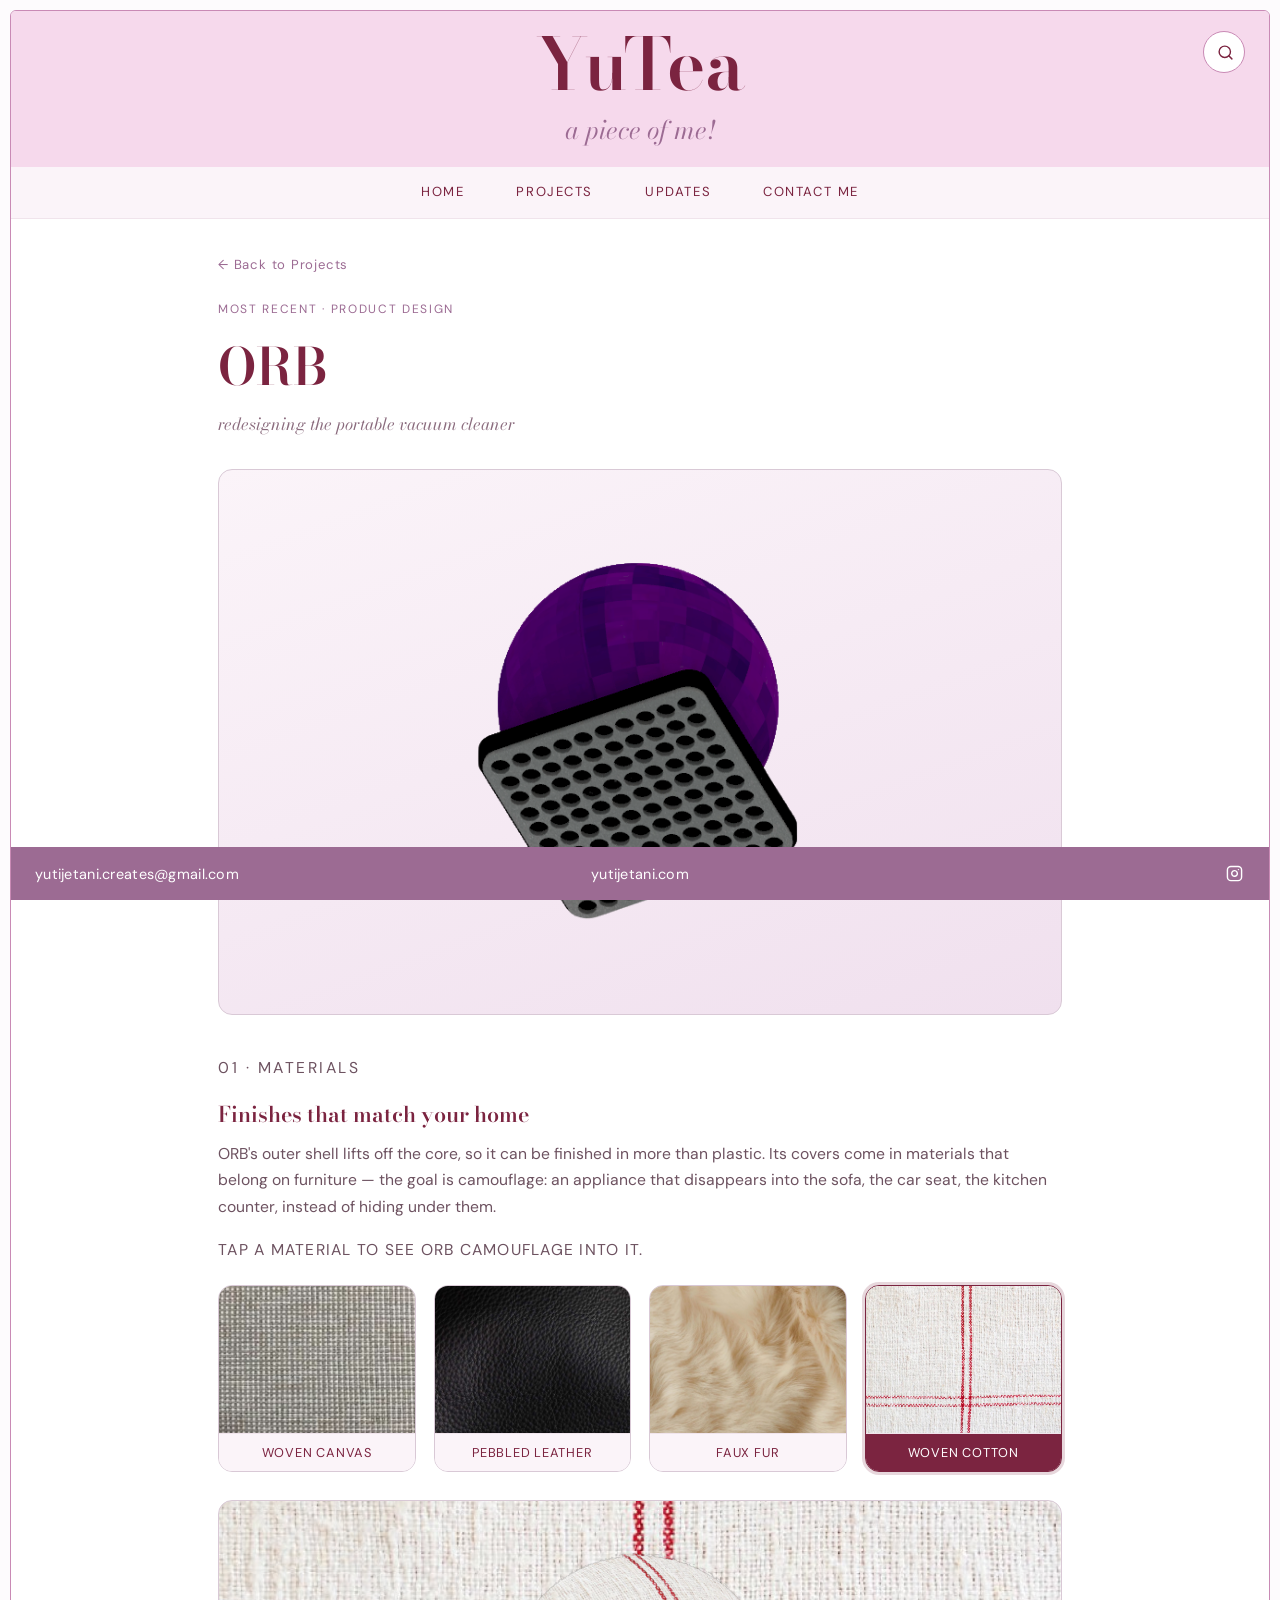
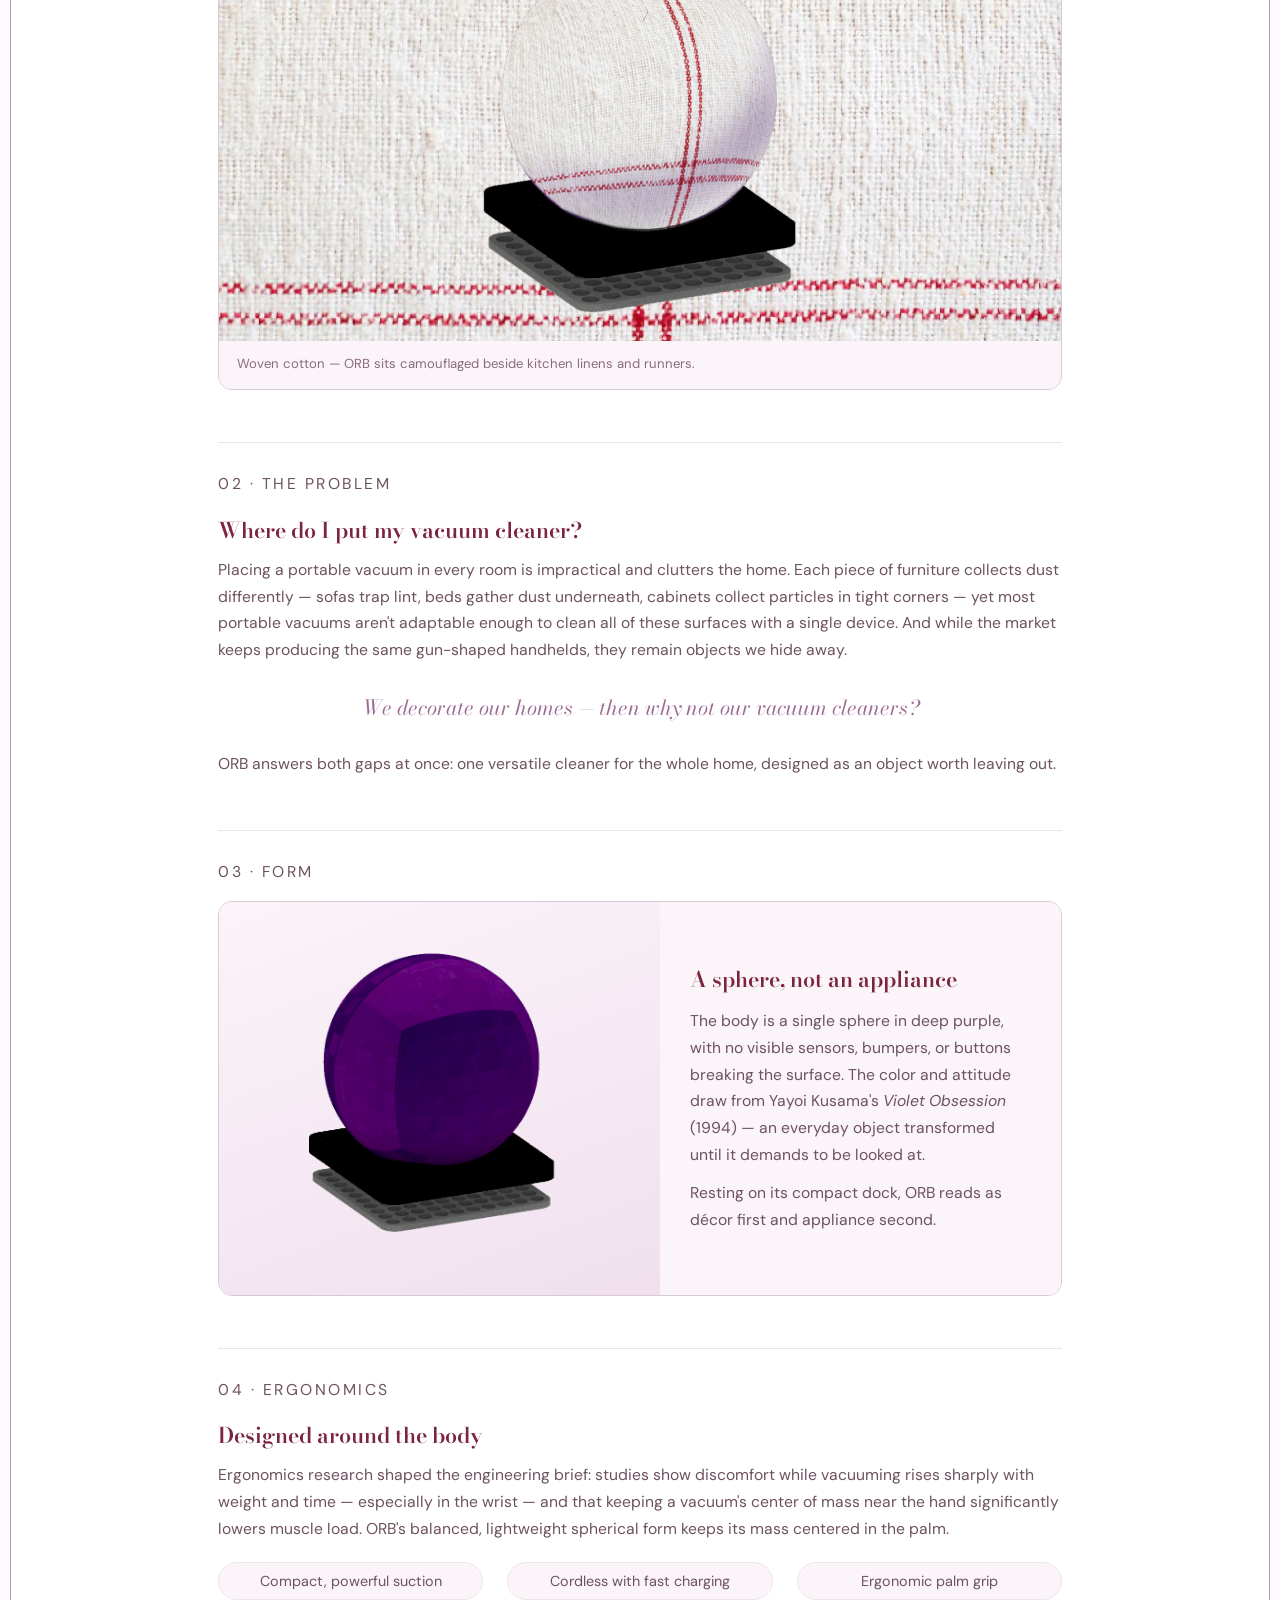
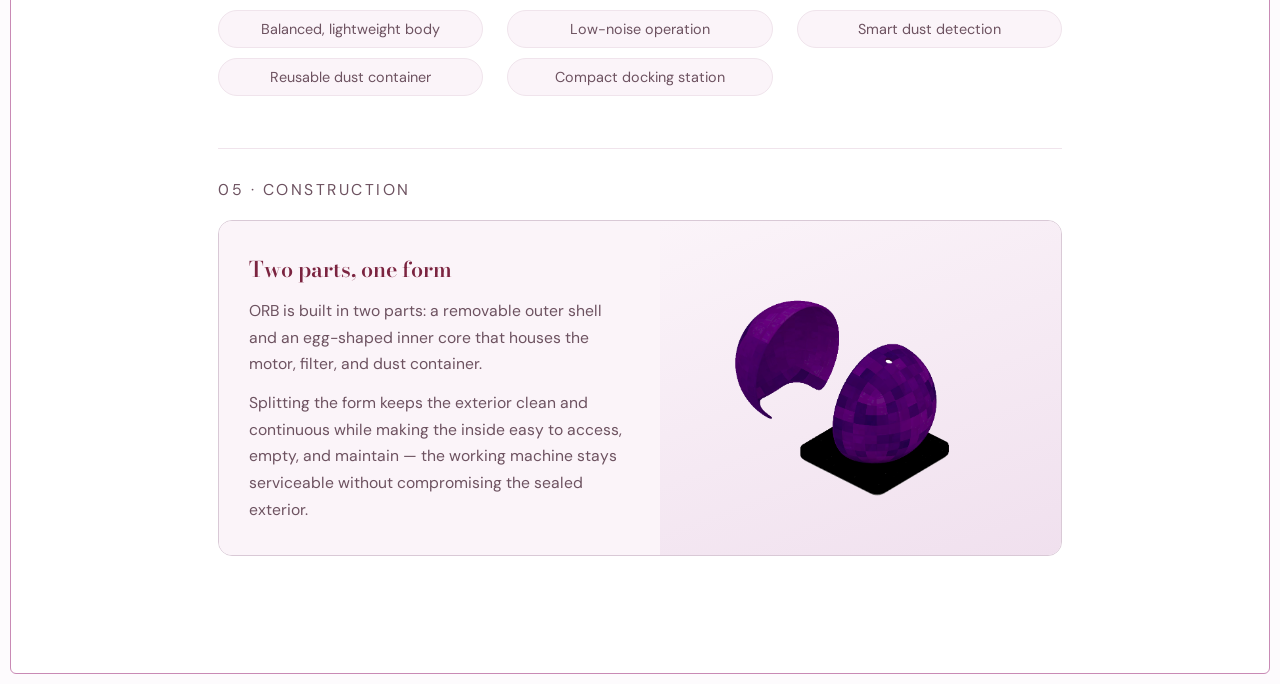
<file: orb.html>
<!DOCTYPE html>
<html lang="en">
<head>
  <meta charset="UTF-8" />
  <meta name="viewport" content="width=device-width, initial-scale=1.0" />
  <title>ORB — YuTea</title>
  <meta name="description" content="ORB — redesigning the portable vacuum cleaner. A product design project by Yuti Jetani" />
  <link rel="icon" type="image/png" sizes="32x32" href="images/favicon-32.png" />
  <link rel="icon" type="image/png" sizes="512x512" href="images/favicon.png" />
  <link rel="apple-touch-icon" href="images/apple-touch-icon.png" />
  <link rel="preconnect" href="https://fonts.googleapis.com" />
  <link rel="preconnect" href="https://fonts.gstatic.com" crossorigin />
  <link href="https://fonts.googleapis.com/css2?family=Bodoni+Moda:ital,opsz,wght@0,6..96,400..800;1,6..96,400..800&family=DM+Sans:wght@400;500;600;700&display=swap" rel="stylesheet" />
  <link rel="stylesheet" href="css/style.css?v=20260927cb" />
  <script>
    // Refreshing any page returns to the top of the homepage.
    (function () {
      try {
        var nav = performance.getEntriesByType('navigation')[0];
        var isHome = /\/(index\.html)?$/.test(location.pathname);
        if (nav && nav.type === 'reload' && !isHome) { location.replace('/'); return; }
        if ('scrollRestoration' in history) history.scrollRestoration = 'manual';
        if (isHome && location.hash) history.replaceState(null, '', location.pathname);
      } catch (e) {}
    })();
  </script>
</head>
<body>
  <div class="frame">
    <header>
      <div class="brand">
        <h1>YuTea</h1>
        <p class="tagline">a piece of me!</p>
      </div>
      <div class="header-actions">
        <form class="search-box" id="search-box" action="updates.html" method="get">
          <button class="search-btn" id="search-toggle" type="button" aria-label="Search" aria-expanded="false">
            <svg width="17" height="17" viewBox="0 0 24 24" fill="none" stroke-width="2" stroke-linecap="round" stroke-linejoin="round" aria-hidden="true">
              <circle cx="11" cy="11" r="8"></circle>
              <line x1="21" y1="21" x2="16.65" y2="16.65"></line>
            </svg>
          </button>
          <input type="search" id="site-search" name="q" placeholder="Search pieces…" aria-label="Search pieces" />
        </form>
      </div>
    </header>

    <nav class="nav-bar" aria-label="Main">
      <a href="index.html">Home</a>
      <a href="projects.html">Projects</a>
      <a href="updates.html">Updates</a>
      <a href="#contact">Contact Me</a>
    </nav>

    <section class="project-detail">
      <a class="back-link" href="projects.html">← Back to Projects</a>

      <p class="eyebrow">Most Recent · Product Design</p>
      <h2>ORB</h2>
      <p class="lede">redesigning the portable vacuum cleaner</p>

      <div class="project-hero">
        <img src="images/products/orb-1.png" alt="ORB — a purple spherical vacuum cleaner resting on its perforated charging dock" />
      </div>

      <div class="project-body">
        <section class="project-section">
          <p class="section-label">01 · Materials</p>
          <h3>Finishes that match your home</h3>
          <p>ORB's outer shell lifts off the core, so it can be finished in more than plastic. Its covers come in materials that belong on furniture — the goal is camouflage: an appliance that disappears into the sofa, the car seat, the kitchen counter, instead of hiding under them.</p>
          <p class="try-note">Tap a material to see ORB camouflage into it.</p>
          <div class="swatch-grid" id="orb-swatches">
            <button type="button" class="swatch" data-ball="images/products/orb-canvas.png" data-tex="images/products/orb-mat-canvas.jpg" data-alt="ORB in woven canvas on its charging dock, camouflaged against a canvas background" data-caption="Woven canvas — ORB disappears against sofas and upholstered chairs.">
              <img src="images/products/orb-mat-canvas.jpg" alt="Natural woven canvas texture" />
              <span class="swatch-label">Woven Canvas</span>
            </button>
            <button type="button" class="swatch" data-ball="images/products/orb-leather.png" data-tex="images/products/orb-mat-leather.jpg" data-alt="ORB in pebbled black leather on its charging dock, camouflaged against a leather background" data-caption="Pebbled leather — ORB blends into car interiors and leather seating.">
              <img src="images/products/orb-mat-leather.jpg" alt="Pebbled black leather texture" />
              <span class="swatch-label">Pebbled Leather</span>
            </button>
            <button type="button" class="swatch" data-ball="images/products/orb-fur.png" data-tex="images/products/orb-mat-fur.jpg" data-alt="ORB in soft faux fur on its charging dock, camouflaged against a fur background" data-caption="Faux fur — ORB hides among cushions, throws, and rugs.">
              <img src="images/products/orb-mat-fur.jpg" alt="Soft cream faux fur texture" />
              <span class="swatch-label">Faux Fur</span>
            </button>
            <button type="button" class="swatch is-active" data-ball="images/products/orb-cotton.png" data-tex="images/products/orb-mat-cotton.jpg" data-alt="ORB in woven cotton with red stripes on its charging dock, camouflaged against a cotton background" data-caption="Woven cotton — ORB sits camouflaged beside kitchen linens and runners.">
              <img src="images/products/orb-mat-cotton.jpg" alt="Woven cotton fabric with red stripes" />
              <span class="swatch-label">Woven Cotton</span>
            </button>
          </div>
          <div class="project-figure orb-stage" id="orb-stage" style="background-image: url('images/products/orb-mat-cotton.jpg')">
            <img id="orb-ball" src="images/products/orb-cotton.png" alt="ORB in woven cotton with red stripes on its charging dock, camouflaged against a cotton background" />
            <p class="caption" id="orb-caption">Woven cotton — ORB sits camouflaged beside kitchen linens and runners.</p>
          </div>
        </section>

        <section class="project-section">
          <p class="section-label">02 · The Problem</p>
          <h3>Where do I put my vacuum cleaner?</h3>
          <p>Placing a portable vacuum in every room is impractical and clutters the home. Each piece of furniture collects dust differently — sofas trap lint, beds gather dust underneath, cabinets collect particles in tight corners — yet most portable vacuums aren't adaptable enough to clean all of these surfaces with a single device. And while the market keeps producing the same gun-shaped handhelds, they remain objects we hide away.</p>
          <p class="pull-quote">We decorate our homes — then why not our vacuum cleaners?</p>
          <p>ORB answers both gaps at once: one versatile cleaner for the whole home, designed as an object worth leaving out.</p>
        </section>

        <section class="project-section">
          <p class="section-label">03 · Form</p>
          <div class="project-row">
            <div class="row-media">
              <img src="images/products/orb-2.png" alt="ORB seated on its charging base — a dark pad over a perforated metal plate" />
            </div>
            <div class="row-info">
              <h3>A sphere, not an appliance</h3>
              <p>The body is a single sphere in deep purple, with no visible sensors, bumpers, or buttons breaking the surface. The color and attitude draw from Yayoi Kusama's <em>Violet Obsession</em> (1994) — an everyday object transformed until it demands to be looked at.</p>
              <p>Resting on its compact dock, ORB reads as décor first and appliance second.</p>
            </div>
          </div>
        </section>

        <section class="project-section">
          <p class="section-label">04 · Ergonomics</p>
          <h3>Designed around the body</h3>
          <p>Ergonomics research shaped the engineering brief: studies show discomfort while vacuuming rises sharply with weight and time — especially in the wrist — and that keeping a vacuum's center of mass near the hand significantly lowers muscle load. ORB's balanced, lightweight spherical form keeps its mass centered in the palm.</p>
          <ul class="feature-list">
            <li>Compact, powerful suction</li>
            <li>Cordless with fast charging</li>
            <li>Ergonomic palm grip</li>
            <li>Balanced, lightweight body</li>
            <li>Low-noise operation</li>
            <li>Smart dust detection</li>
            <li>Reusable dust container</li>
            <li>Compact docking station</li>
          </ul>
        </section>

        <section class="project-section">
          <p class="section-label">05 · Construction</p>
          <div class="project-row row-flip">
            <div class="row-media">
              <img src="images/products/orb-3.png" alt="Exploded view of ORB — the outer shell lifted away from the inner egg-shaped core" />
            </div>
            <div class="row-info">
              <h3>Two parts, one form</h3>
              <p>ORB is built in two parts: a removable outer shell and an egg-shaped inner core that houses the motor, filter, and dust container.</p>
              <p>Splitting the form keeps the exterior clean and continuous while making the inside easy to access, empty, and maintain — the working machine stays serviceable without compromising the sealed exterior.</p>
            </div>
          </div>
        </section>
      </div>
    </section>

    <footer id="contact">
      <p><a href="mailto:yutijetani.creates@gmail.com">yutijetani.creates@gmail.com</a></p>
      <a href="https://yutijetani.com" target="_blank" rel="noopener">yutijetani.com</a> <a class="insta-link" href="https://www.instagram.com/yutibyyuti/" target="_blank" rel="noopener" aria-label="@yutibyyuti on Instagram" title="@yutibyyuti"><svg width="17" height="17" viewBox="0 0 24 24" fill="none" stroke="currentColor" stroke-width="2" stroke-linecap="round" stroke-linejoin="round" aria-hidden="true"><rect x="2" y="2" width="20" height="20" rx="5" ry="5"></rect><path d="M16 11.37A4 4 0 1 1 12.63 8 4 4 0 0 1 16 11.37z"></path><line x1="17.5" y1="6.5" x2="17.51" y2="6.5"></line></svg></a>
    </footer>
  </div>

  <script src="js/site.js?v=20260926"></script>
</body>
</html>
</file>
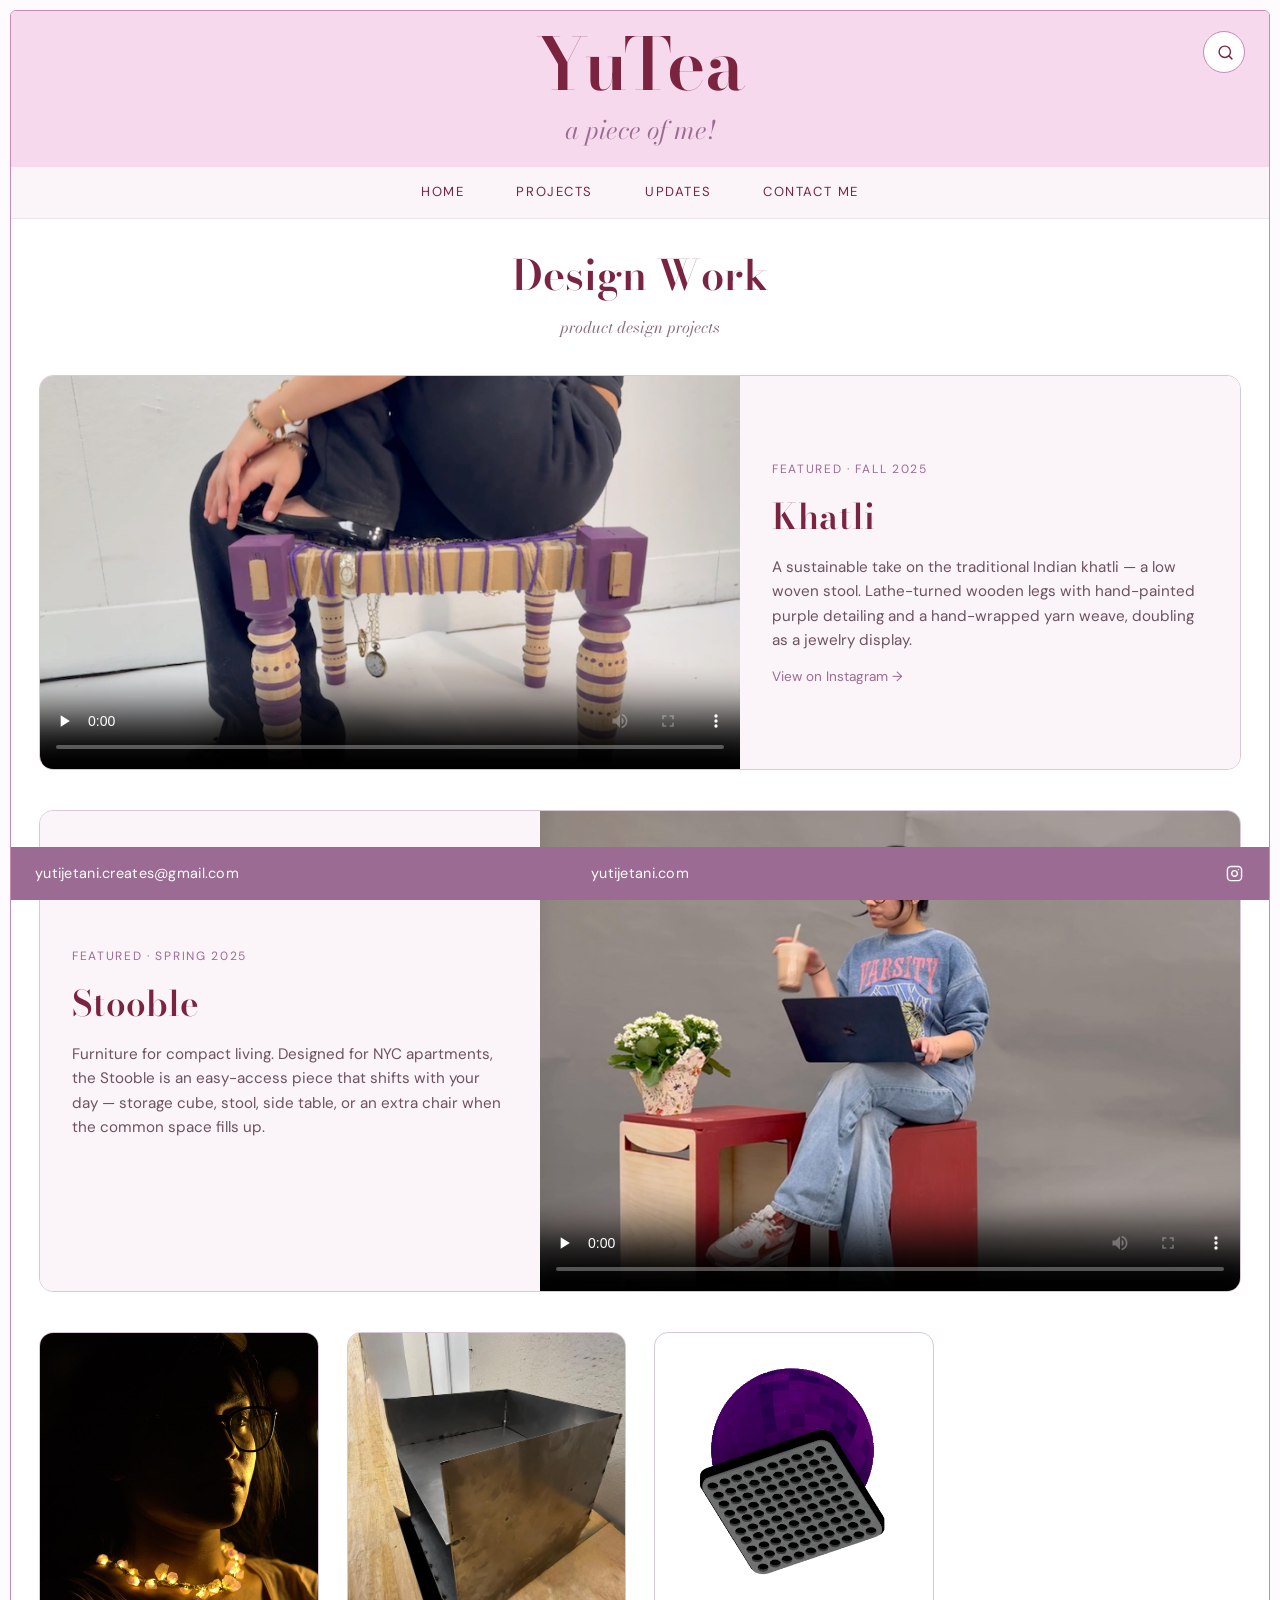
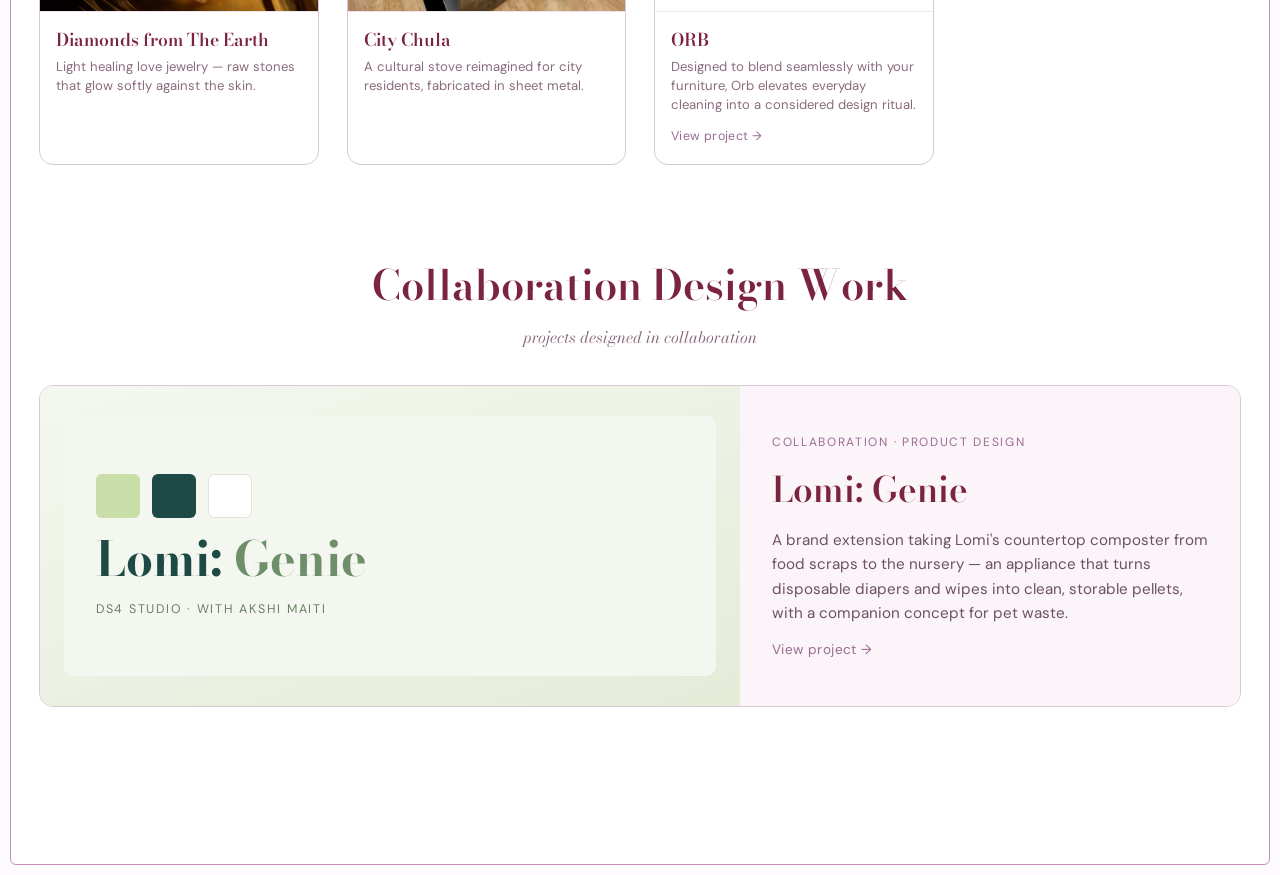
<file: projects.html>
<!DOCTYPE html>
<html lang="en">
<head>
  <meta charset="UTF-8" />
  <meta name="viewport" content="width=device-width, initial-scale=1.0" />
  <title>Projects — YuTea</title>
  <meta name="description" content="Product design projects by Yuti Jetani — ORB, Khatli, Stooble, Lomi: Genie, Diamonds from The Earth, and City Chula" />
  <link rel="icon" type="image/png" sizes="32x32" href="images/favicon-32.png" />
  <link rel="icon" type="image/png" sizes="512x512" href="images/favicon.png" />
  <link rel="apple-touch-icon" href="images/apple-touch-icon.png" />
  <link rel="preconnect" href="https://fonts.googleapis.com" />
  <link rel="preconnect" href="https://fonts.gstatic.com" crossorigin />
  <link href="https://fonts.googleapis.com/css2?family=Bodoni+Moda:ital,opsz,wght@0,6..96,400..800;1,6..96,400..800&family=DM+Sans:wght@400;500;600;700&display=swap" rel="stylesheet" />
  <link rel="stylesheet" href="css/style.css?v=20260927cb" />
  <script>
    // Refreshing any page returns to the top of the homepage.
    (function () {
      try {
        var nav = performance.getEntriesByType('navigation')[0];
        var isHome = /\/(index\.html)?$/.test(location.pathname);
        if (nav && nav.type === 'reload' && !isHome) { location.replace('/'); return; }
        if ('scrollRestoration' in history) history.scrollRestoration = 'manual';
        if (isHome && location.hash) history.replaceState(null, '', location.pathname);
      } catch (e) {}
    })();
  </script>
</head>
<body>
  <div class="frame">
    <header>
      <div class="brand">
        <h1>YuTea</h1>
        <p class="tagline">a piece of me!</p>
      </div>
      <div class="header-actions">
        <div class="search-box" id="search-box">
          <button class="search-btn" id="search-toggle" aria-label="Search" aria-expanded="false">
            <svg width="17" height="17" viewBox="0 0 24 24" fill="none" stroke-width="2" stroke-linecap="round" stroke-linejoin="round" aria-hidden="true">
              <circle cx="11" cy="11" r="8"></circle>
              <line x1="21" y1="21" x2="16.65" y2="16.65"></line>
            </svg>
          </button>
          <input type="search" id="site-search" placeholder="Search pieces…" aria-label="Search pieces" />
        </div>
      </div>
    </header>

    <nav class="nav-bar" aria-label="Main">
      <a href="index.html">Home</a>
      <a href="projects.html">Projects</a>
      <a href="updates.html">Updates</a>
      <a href="#contact">Contact Me</a>
    </nav>

    <section class="products" id="design">
      <h2>Design Work</h2>
      <p class="lede">product design projects</p>

      <div class="featured">
        <video src="images/products/khatli.mp4" poster="images/products/khatli-poster.jpg" controls preload="none" playsinline></video>
        <div class="featured-info">
          <p class="eyebrow">Featured · Fall 2025</p>
          <h3>Khatli</h3>
          <p>A sustainable take on the traditional Indian khatli — a low woven stool. Lathe-turned wooden legs with hand-painted purple detailing and a hand-wrapped yarn weave, doubling as a jewelry display.</p>
          <a href="https://www.instagram.com/yutijetani/reel/DR5AJ5fDwRa/" target="_blank" rel="noopener">View on Instagram →</a>
        </div>
      </div>

      <div class="featured featured-flip">
        <video src="images/products/stooble.mp4" poster="images/products/stooble-poster.jpg" controls preload="none" playsinline></video>
        <div class="featured-info">
          <p class="eyebrow">Featured · Spring 2025</p>
          <h3>Stooble</h3>
          <p>Furniture for compact living. Designed for NYC apartments, the Stooble is an easy-access piece that shifts with your day — storage cube, stool, side table, or an extra chair when the common space fills up.</p>
        </div>
      </div>

      <div class="product-grid">
        <a class="product-card" href="https://yutijetani.com" target="_blank" rel="noopener">
          <img src="images/products/diamonds.png" alt="A glowing rose-quartz necklace worn in the dark" />
          <div class="product-info">
            <h3>Diamonds from The Earth</h3>
            <p>Light healing love jewelry — raw stones that glow softly against the skin.</p>
          </div>
        </a>
        <a class="product-card" href="https://yutijetani.com" target="_blank" rel="noopener">
          <img src="images/products/city-chula.png" alt="City Chula — a welded sheet-metal stove in the workshop" />
          <div class="product-info">
            <h3>City Chula</h3>
            <p>A cultural stove reimagined for city residents, fabricated in sheet metal.</p>
          </div>
        </a>
        <a class="product-card" href="orb.html">
          <img src="images/products/orb-1.png" alt="ORB — a purple spherical cleaning robot resting on its perforated charging dock" />
          <div class="product-info">
            <h3>ORB</h3>
            <p>Designed to blend seamlessly with your furniture, Orb elevates everyday cleaning into a considered design ritual.</p>
            <span class="view">View project →</span>
          </div>
        </a>
      </div>
    </section>

    <section class="products" id="collaboration">
      <h2>Collaboration Design Work</h2>
      <p class="lede">projects designed in collaboration</p>

      <a class="featured" href="lomi.html">
        <div class="featured-media lomi-media">
          <div class="lomi-panel" aria-hidden="true">
            <div class="lomi-swatches"><span class="s1"></span><span class="s2"></span><span class="s3"></span></div>
            <p class="lomi-wordmark">Lomi: <em>Genie</em></p>
            <p class="lomi-sub">DS4 Studio · with Akshi Maiti</p>
          </div>
        </div>
        <div class="featured-info">
          <p class="eyebrow">Collaboration · Product Design</p>
          <h3>Lomi: Genie</h3>
          <p>A brand extension taking Lomi's countertop composter from food scraps to the nursery — an appliance that turns disposable diapers and wipes into clean, storable pellets, with a companion concept for pet waste.</p>
          <span class="view">View project →</span>
        </div>
      </a>
    </section>

    <footer id="contact">
      <p><a href="mailto:yutijetani.creates@gmail.com">yutijetani.creates@gmail.com</a></p>
      <a href="https://yutijetani.com" target="_blank" rel="noopener">yutijetani.com</a> <a class="insta-link" href="https://www.instagram.com/yutibyyuti/" target="_blank" rel="noopener" aria-label="@yutibyyuti on Instagram" title="@yutibyyuti"><svg width="17" height="17" viewBox="0 0 24 24" fill="none" stroke="currentColor" stroke-width="2" stroke-linecap="round" stroke-linejoin="round" aria-hidden="true"><rect x="2" y="2" width="20" height="20" rx="5" ry="5"></rect><path d="M16 11.37A4 4 0 1 1 12.63 8 4 4 0 0 1 16 11.37z"></path><line x1="17.5" y1="6.5" x2="17.51" y2="6.5"></line></svg></a>
    </footer>
  </div>

  <script src="js/site.js?v=20260926"></script>
</body>
</html>
</file>
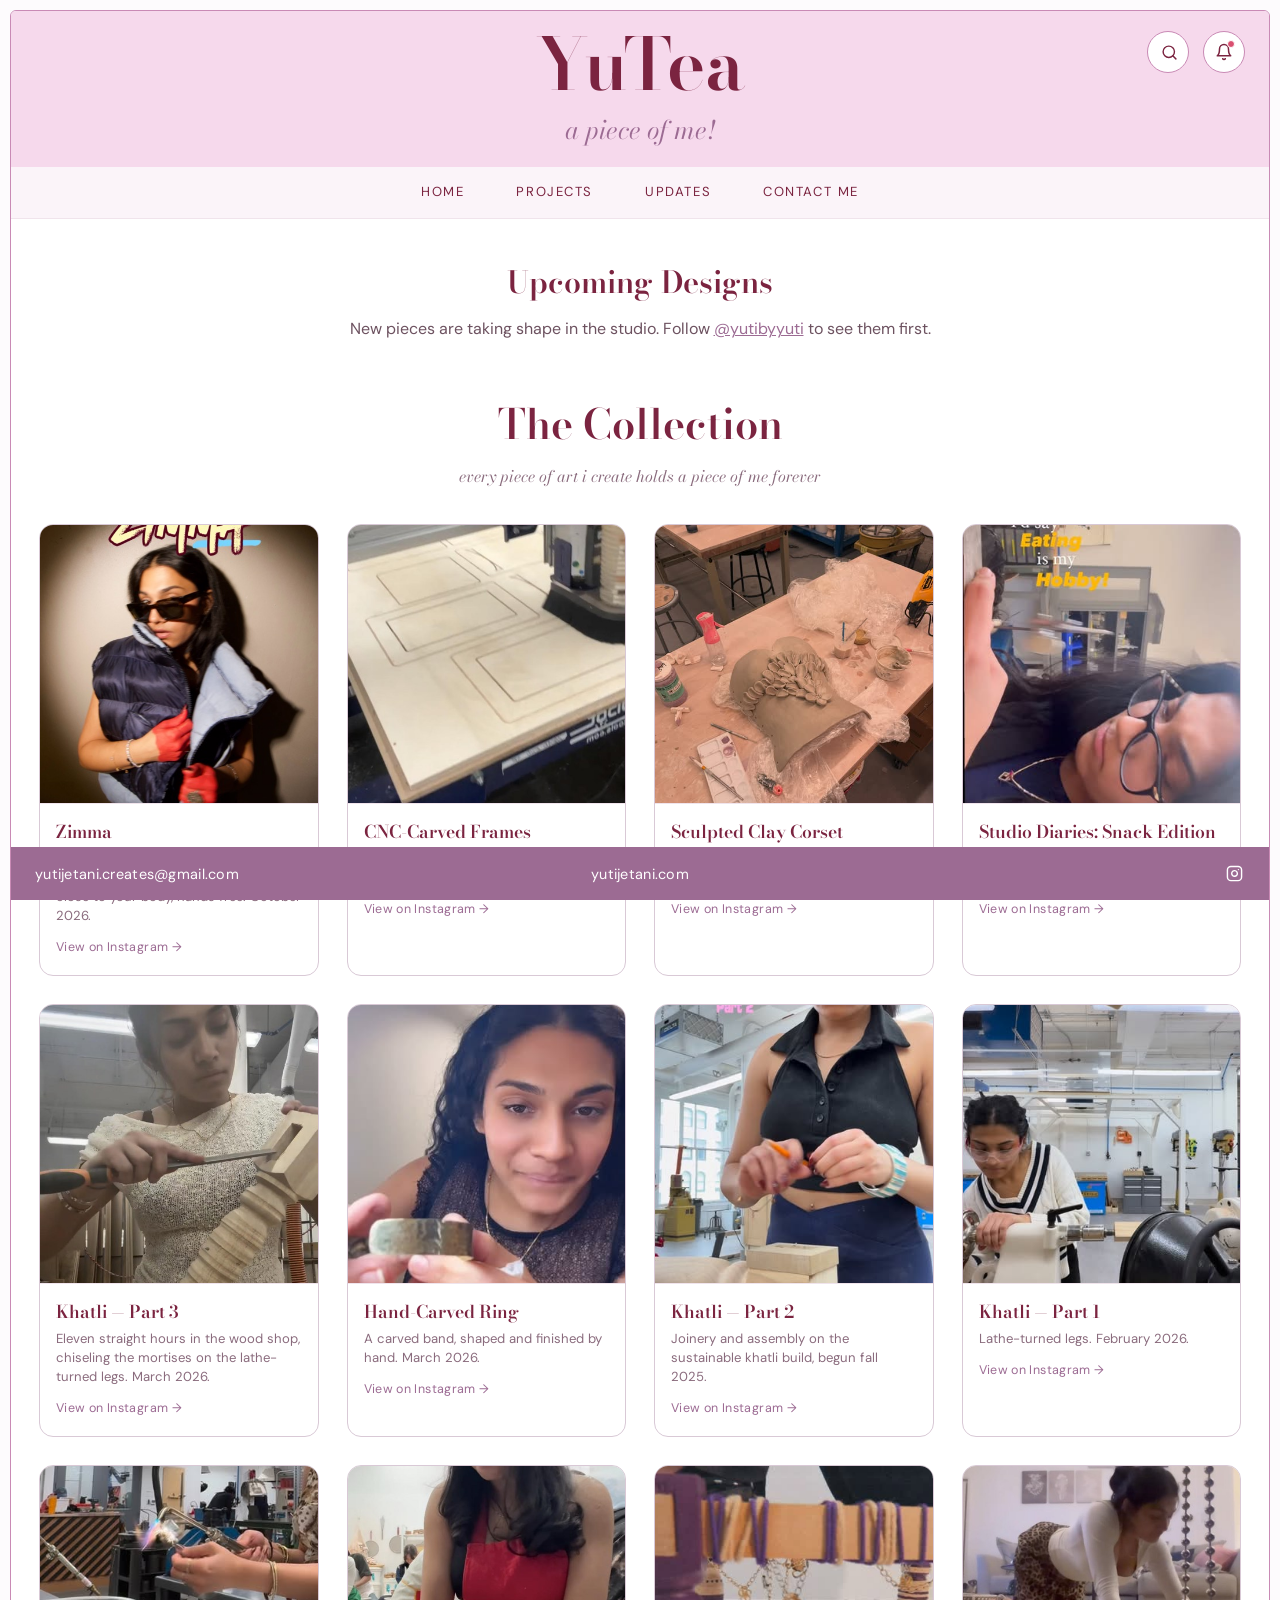
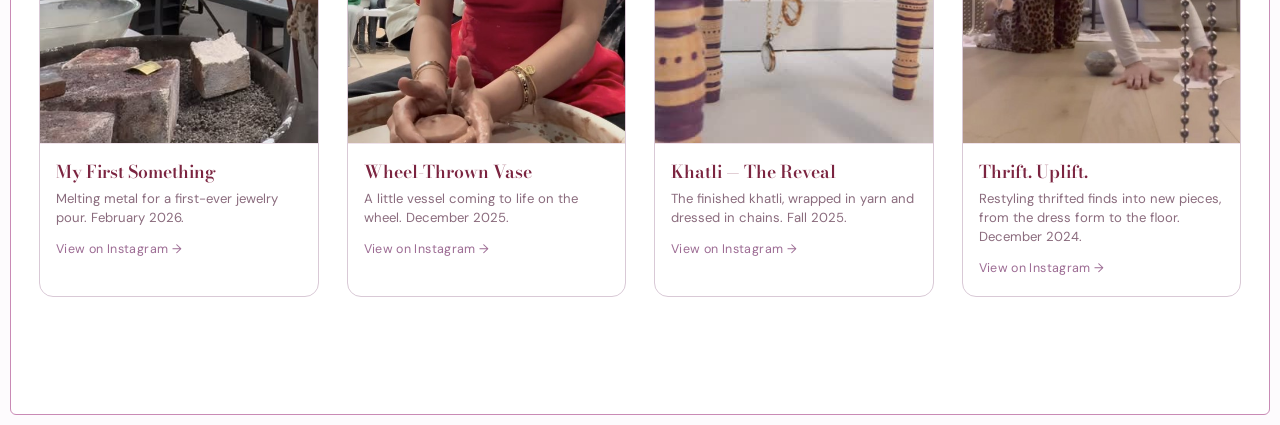
<file: updates.html>
<!DOCTYPE html>
<html lang="en">
<head>
  <meta charset="UTF-8" />
  <meta name="viewport" content="width=device-width, initial-scale=1.0" />
  <title>Updates — YuTea</title>
  <meta name="description" content="YuTea — handmade objects and jewelry by Yuti Jetani" />
  <link rel="icon" type="image/png" sizes="32x32" href="images/favicon-32.png" />
  <link rel="icon" type="image/png" sizes="512x512" href="images/favicon.png" />
  <link rel="apple-touch-icon" href="images/apple-touch-icon.png" />
  <link rel="preconnect" href="https://fonts.googleapis.com" />
  <link rel="preconnect" href="https://fonts.gstatic.com" crossorigin />
  <link href="https://fonts.googleapis.com/css2?family=Bodoni+Moda:ital,opsz,wght@0,6..96,400..800;1,6..96,400..800&family=DM+Sans:wght@400;500;600;700&display=swap" rel="stylesheet" />
  <link rel="stylesheet" href="css/style.css?v=20260927cb" />
  <script>
    // Refreshing any page returns to the top of the homepage.
    (function () {
      try {
        var nav = performance.getEntriesByType('navigation')[0];
        var isHome = /\/(index\.html)?$/.test(location.pathname);
        if (nav && nav.type === 'reload' && !isHome) { location.replace('/'); return; }
        if ('scrollRestoration' in history) history.scrollRestoration = 'manual';
        if (isHome && location.hash) history.replaceState(null, '', location.pathname);
      } catch (e) {}
    })();
  </script>
</head>
<body>
  <div class="frame">
    <header>
      <div class="brand">
        <h1>YuTea</h1>
        <p class="tagline">a piece of me!</p>
      </div>
      <div class="header-actions">
        <div class="search-box" id="search-box">
          <button class="search-btn" id="search-toggle" aria-label="Search" aria-expanded="false">
            <svg width="17" height="17" viewBox="0 0 24 24" fill="none" stroke-width="2" stroke-linecap="round" stroke-linejoin="round" aria-hidden="true">
              <circle cx="11" cy="11" r="8"></circle>
              <line x1="21" y1="21" x2="16.65" y2="16.65"></line>
            </svg>
          </button>
          <input type="search" id="site-search" placeholder="Search pieces…" aria-label="Search pieces" />
        </div>
        <div class="bell-wrap">
          <button class="bell-btn" id="bell" aria-label="Notifications" aria-expanded="false">
            <svg width="18" height="18" viewBox="0 0 24 24" fill="none" stroke-width="2" stroke-linecap="round" stroke-linejoin="round" aria-hidden="true">
              <path d="M18 8A6 6 0 0 0 6 8c0 7-3 9-3 9h18s-3-2-3-9"></path>
              <path d="M13.73 21a2 2 0 0 1-3.46 0"></path>
            </svg>
            <span class="dot" id="bell-dot" hidden></span>
          </button>
          <div class="bell-menu" id="bell-menu" hidden></div>
        </div>
      </div>
    </header>

    <nav class="nav-bar" aria-label="Main">
      <a href="index.html">Home</a>
      <a href="projects.html">Projects</a>
      <a href="updates.html">Updates</a>
      <a href="#contact">Contact Me</a>
    </nav>


    <section class="about" id="upcoming">
      <h2>Upcoming Designs</h2>
      <p>New pieces are taking shape in the studio. Follow <a href="https://www.instagram.com/yutibyyuti/" target="_blank" rel="noopener" style="color:#9c6b93;">@yutibyyuti</a> to see them first.</p>
    </section>

    <section class="products" id="products">
      <h2>The Collection</h2>
      <p class="lede">every piece of art i create holds a piece of me forever</p>

      <div class="product-grid">
        <a class="product-card" href="https://www.instagram.com/yutibyyuti/p/DekgivyIKnT/" target="_blank" rel="noopener">
          <img src="images/products/12.jpg" alt="Wearing Zimma, a navy and pale-blue puffer jacket with a padded front laptop pocket" />
          <div class="product-info">
            <h3>Zimma</h3>
            <p>A chic winter puffer with a padded front pocket that carries your laptop close to your body, hands free. October 2026.</p>
            <span class="view">View on Instagram →</span>
          </div>
        </a>
        <a class="product-card" href="https://www.instagram.com/yutibyyuti/reel/DcGud0iymxZ/" target="_blank" rel="noopener">
          <img src="images/products/01-working.jpg" alt="The CNC router carving frame shapes into a sheet of plywood" />
          <div class="product-info">
            <h3>CNC-Carved Frames</h3>
            <p>Precision-routed plywood frames, fresh off the CNC bed. August 2026.</p>
            <span class="view">View on Instagram →</span>
          </div>
        </a>
        <a class="product-card" href="https://www.instagram.com/yutibyyuti/p/DXKJwhMgBgy/" target="_blank" rel="noopener">
          <img src="images/products/02.jpg" alt="Sculpted clay corset with pleated shell details on a studio table" />
          <div class="product-info">
            <h3>Sculpted Clay Corset</h3>
            <p>A hand-built ceramic corset study with ruffled petal detailing. April 2026.</p>
            <span class="view">View on Instagram →</span>
          </div>
        </a>
        <a class="product-card" href="https://www.instagram.com/yutibyyuti/reel/DWtwsDhABVT/" target="_blank" rel="noopener">
          <img src="images/products/03.jpg" alt="Studio break reel — eating is my hobby" />
          <div class="product-info">
            <h3>Studio Diaries: Snack Edition</h3>
            <p>Fuel for the making process. Shot mid-build in the shop. April 2026.</p>
            <span class="view">View on Instagram →</span>
          </div>
        </a>
        <a class="product-card" href="https://www.instagram.com/yutibyyuti/reel/DWhgatEAIwa/" target="_blank" rel="noopener">
          <img src="images/products/04-working.jpg" alt="Chiseling the mortise on a lathe-turned khatli leg in the wood shop" />
          <div class="product-info">
            <h3>Khatli — Part 3</h3>
            <p>Eleven straight hours in the wood shop, chiseling the mortises on the lathe-turned legs. March 2026.</p>
            <span class="view">View on Instagram →</span>
          </div>
        </a>
        <a class="product-card" href="https://www.instagram.com/yutibyyuti/reel/DVrwUfyAAUF/" target="_blank" rel="noopener">
          <img src="images/products/05.jpg" alt="Holding up a hand-carved ring" />
          <div class="product-info">
            <h3>Hand-Carved Ring</h3>
            <p>A carved band, shaped and finished by hand. March 2026.</p>
            <span class="view">View on Instagram →</span>
          </div>
        </a>
        <a class="product-card" href="https://www.instagram.com/yutibyyuti/reel/DVXoU9WAFWs/" target="_blank" rel="noopener">
          <img src="images/products/06.jpg" alt="Assembling the sustainable stool, part two" />
          <div class="product-info">
            <h3>Khatli — Part 2</h3>
            <p>Joinery and assembly on the sustainable khatli build, begun fall 2025.</p>
            <span class="view">View on Instagram →</span>
          </div>
        </a>
        <a class="product-card" href="https://www.instagram.com/yutibyyuti/reel/DU40L-ggBrO/" target="_blank" rel="noopener">
          <img src="images/products/07.jpg" alt="Turning a stool leg on the wood lathe" />
          <div class="product-info">
            <h3>Khatli — Part 1</h3>
            <p>Lathe-turned legs. February 2026.</p>
            <span class="view">View on Instagram →</span>
          </div>
        </a>
        <a class="product-card" href="https://www.instagram.com/yutibyyuti/reel/DUbd__tAFK8/" target="_blank" rel="noopener">
          <img src="images/products/08.jpg" alt="Torch-melting metal in the jewelry studio" />
          <div class="product-info">
            <h3>My First Something</h3>
            <p>Melting metal for a first-ever jewelry pour. February 2026.</p>
            <span class="view">View on Instagram →</span>
          </div>
        </a>
        <a class="product-card" href="https://www.instagram.com/yutijetani/reel/DSQwlwMjy_t/" target="_blank" rel="noopener">
          <img src="images/products/09-working.jpg" alt="Squeezing clay on the pottery wheel at the start of a vase" />
          <div class="product-info">
            <h3>Wheel-Thrown Vase</h3>
            <p>A little vessel coming to life on the wheel. December 2025.</p>
            <span class="view">View on Instagram →</span>
          </div>
        </a>
        <a class="product-card" href="https://www.instagram.com/yutijetani/reel/DR5AJ5fDwRa/" target="_blank" rel="noopener">
          <img src="images/products/10.jpg" alt="The finished khatli wrapped in yarn with jewelry chains draped from it" />
          <div class="product-info">
            <h3>Khatli — The Reveal</h3>
            <p>The finished khatli, wrapped in yarn and dressed in chains. Fall 2025.</p>
            <span class="view">View on Instagram →</span>
          </div>
        </a>
        <a class="product-card" href="https://www.instagram.com/yutijetani/reel/DDVzcWgxB3V/" target="_blank" rel="noopener">
          <img src="images/products/11-working.jpg" alt="Working on the floor, laying out pieces behind hanging bead chains" />
          <div class="product-info">
            <h3>Thrift. Uplift.</h3>
            <p>Restyling thrifted finds into new pieces, from the dress form to the floor. December 2024.</p>
            <span class="view">View on Instagram →</span>
          </div>
        </a>
      </div>
    </section>

    <footer id="contact">
      <p><a href="mailto:yutijetani.creates@gmail.com">yutijetani.creates@gmail.com</a></p>
      <a href="https://yutijetani.com" target="_blank" rel="noopener">yutijetani.com</a> <a class="insta-link" href="https://www.instagram.com/yutibyyuti/" target="_blank" rel="noopener" aria-label="@yutibyyuti on Instagram" title="@yutibyyuti"><svg width="17" height="17" viewBox="0 0 24 24" fill="none" stroke="currentColor" stroke-width="2" stroke-linecap="round" stroke-linejoin="round" aria-hidden="true"><rect x="2" y="2" width="20" height="20" rx="5" ry="5"></rect><path d="M16 11.37A4 4 0 1 1 12.63 8 4 4 0 0 1 16 11.37z"></path><line x1="17.5" y1="6.5" x2="17.51" y2="6.5"></line></svg></a>
    </footer>
  </div>

  <script src="js/site.js?v=20260926"></script>
</body>
</html>
</file>
<file: css/style.css>
:root {
  /* Primary: Didot (built into Apple devices); Bodoni Moda is the closest web fallback elsewhere */
  --font-primary: 'Didot', 'Didot LT STD', 'Bodoni Moda', 'Bodoni 72', Georgia, serif;
  --font-secondary: 'DM Sans', -apple-system, BlinkMacSystemFont, 'Segoe UI', sans-serif;
}
* { box-sizing: border-box; }
html { scroll-behavior: smooth; }
body {
  margin: 0;
  background: #fdfbfd;
  font-family: var(--font-primary);
  color: #3d2733;
}
.frame {
  display: flex;
  flex-direction: column;
  min-height: 100vh;
  border: 1px solid #c98ab5;
  border-radius: 6px;
  overflow: clip; /* clip (not hidden) so the sticky footer can pin to the viewport */
  margin: 10px;
  background: #fff;
}
header {
  background: #f6d9ec;
  padding: 14px 24px 18px;
  display: flex;
  align-items: center;
  justify-content: center;
  gap: 20px;
  flex-wrap: wrap;
  position: relative;
}
.brand { text-align: center; }
header h1 {
  margin: 0;
  color: #7b2440;
  font-weight: 600;
  font-size: clamp(3rem, 7vw, 4.5rem);
  line-height: 1.1;
}
header .tagline {
  margin: 6px 0 0;
  color: #9c6b93;
  font-style: italic;
  font-size: clamp(1.25rem, 3vw, 1.6rem);
}
.header-actions {
  display: flex;
  align-items: center;
  gap: 14px;
  position: absolute;
  top: 20px;
  right: 24px;
}
.search-box {
  display: flex;
  align-items: center;
  background: #fff;
  border: 1px solid #c98ab5;
  border-radius: 999px;
  height: 42px;
  padding: 0;
  overflow: hidden;
  transition: width 0.25s ease;
  width: 42px;
}
.search-box.open { width: 240px; }
.search-btn {
  display: flex;
  align-items: center;
  justify-content: center;
  width: 42px;
  height: 42px;
  flex-shrink: 0;
  border: none;
  background: transparent;
  cursor: pointer;
  padding: 0;
}
.search-btn svg { stroke: #7b2440; }
.search-box input {
  border: none;
  outline: none;
  background: transparent;
  font-family: var(--font-secondary);
  font-size: 0.9rem;
  color: #3d2733;
  width: 0;
  padding: 0;
  transition: width 0.25s ease;
}
.search-box.open input { width: 100%; padding-right: 14px; }
.search-box input::placeholder { color: #b593ab; }
.search-box.open {
  border-color: #7b2440;
  box-shadow: 0 0 0 3px rgba(123, 36, 64, 0.1);
}
.search-box:not(.open):hover { background: #fbf4f9; }
.bell-btn {
  position: relative;
  display: flex;
  align-items: center;
  justify-content: center;
  width: 42px;
  height: 42px;
  border: 1px solid #c98ab5;
  border-radius: 50%;
  background: #fff;
  cursor: pointer;
  transition: background 0.2s ease;
  flex-shrink: 0;
}
.bell-btn:hover { background: #fbf4f9; }
.bell-btn svg { stroke: #7b2440; }
.bell-btn .dot {
  position: absolute;
  top: 8px;
  right: 9px;
  width: 8px;
  height: 8px;
  border-radius: 50%;
  background: #d94f70;
  border: 1.5px solid #fff;
}
.bell-menu {
  position: absolute;
  top: calc(100% + 10px);
  right: 0;
  background: #fff;
  border: 1px solid #d9c9d6;
  border-radius: 12px;
  box-shadow: 0 12px 28px rgba(123, 36, 64, 0.15);
  padding: 12px;
  font-family: var(--font-secondary);
  font-size: 0.85rem;
  color: #6d5260;
  width: 280px;
  z-index: 10;
}
.bell-menu .menu-label {
  font-size: 0.72rem;
  letter-spacing: 0.1em;
  text-transform: uppercase;
  color: #9c6b93;
  margin: 0 0 10px;
  padding: 0 4px;
}
.bell-menu .notif-list {
  max-height: 320px;
  overflow-y: auto;
  display: flex;
  flex-direction: column;
  gap: 2px;
}
.bell-menu a.notif.notif-new {
  background: #fbf4f9;
  position: relative;
}
.bell-menu a.notif.notif-new::after {
  content: 'NEW';
  font-size: 0.6rem;
  letter-spacing: 0.08em;
  font-weight: 600;
  color: #fff;
  background: #d94f70;
  border-radius: 999px;
  padding: 2px 7px;
  margin-left: auto;
  flex-shrink: 0;
}
.bell-menu a.notif {
  display: flex;
  align-items: center;
  gap: 12px;
  text-decoration: none;
  color: inherit;
  border-radius: 10px;
  padding: 6px;
  transition: background 0.15s ease;
}
.bell-menu a.notif:hover { background: #fbf4f9; }
.bell-menu .notif img {
  width: 52px;
  height: 52px;
  border-radius: 8px;
  object-fit: cover;
  flex-shrink: 0;
}
.bell-menu .notif h4 {
  margin: 0 0 3px;
  font-size: 0.88rem;
  font-weight: 600;
  color: #7b2440;
  font-family: var(--font-primary);
}
.bell-menu .notif p {
  margin: 0;
  font-size: 0.76rem;
  line-height: 1.4;
  color: #8a6b7d;
  display: -webkit-box;
  -webkit-line-clamp: 2;
  -webkit-box-orient: vertical;
  overflow: hidden;
}
.bell-wrap { position: relative; }
.bell-menu[hidden] { display: none; }
.no-results {
  display: none;
  text-align: center;
  color: #8a6b7d;
  font-style: italic;
  font-family: var(--font-secondary);
  padding: 20px 0;
}
@media (max-width: 700px) {
  .brand { width: 100%; }
  .header-actions { position: static; margin: 4px auto 0; }
  .search-box.open { width: 200px; }
}
/* Nav bar */
.nav-bar {
  background: #fbf4f9;
  border-bottom: 1px solid #f0e4ec;
  display: flex;
  justify-content: center;
  align-items: center;
  gap: clamp(18px, 4vw, 48px);
  padding: 12px 20px;
  flex-wrap: wrap;
}
.nav-bar a {
  font-family: var(--font-secondary);
  font-size: 0.82rem;
  letter-spacing: 0.12em;
  text-transform: uppercase;
  color: #7b2440;
  text-decoration: none;
  padding: 4px 2px;
  border-bottom: 2px solid transparent;
  transition: border-color 0.2s ease, color 0.2s ease;
}
.nav-bar a:hover {
  color: #9c6b93;
  border-bottom-color: #c98ab5;
}
/* Hero */
.hero {
  background: #fff;
  padding: 28px 28px 36px;
  display: flex;
  justify-content: center;
  align-items: stretch;
  height: calc(100vh - 200px);
  min-height: 380px;
}
.hero-card {
  width: 100%;
  max-width: 1720px;
  border: 1px solid #d9c9d6;
  border-radius: 18px;
  padding: 10px;
  background: #fff;
  display: flex;
  align-items: flex-end;
  justify-content: flex-start;
  min-height: 320px;
}
.hero-card img {
  display: block;
  width: min(38%, 520px);
  height: auto;
  max-height: 50%;
  object-fit: contain;
  object-position: left bottom;
  margin: 0 0 3% 2%;
}
.hero-card:has(video) {
  position: relative;
  overflow: hidden;
}
.hero-card video {
  position: absolute;
  inset: 10px;
  display: block;
  width: calc(100% - 20px);
  height: calc(100% - 20px);
  object-fit: cover;
  object-position: center;
  border-radius: 10px;
}
.hero-placeholder { display: none; }
/* Products */
.products {
  padding: 24px 28px 64px;
  max-width: 1720px;
  margin: 0 auto;
  width: 100%;
}
.products h2 {
  color: #7b2440;
  font-weight: 600;
  font-size: clamp(1.8rem, 4vw, 2.6rem);
  text-align: center;
  margin: 0 0 8px;
}
.products .lede {
  text-align: center;
  color: #8a6b7d;
  font-size: 1rem;
  margin: 0 0 36px;
  font-style: italic;
}
.products .coming-soon {
  text-align: center;
  color: #8a6b7d;
  font-size: 0.95rem;
  margin: 0;
}
/* Featured piece */
.featured {
  display: grid;
  grid-template-columns: 1.4fr 1fr;
  gap: 0;
  border: 1px solid #d9c9d6;
  border-radius: 14px;
  overflow: hidden;
  background: #fff;
  margin-bottom: 40px;
}
.featured video {
  display: block;
  width: 100%;
  height: 100%;
  max-height: 480px;
  object-fit: cover;
  background: #f6f2f5;
}
.featured-info {
  padding: 36px 32px;
  display: flex;
  flex-direction: column;
  justify-content: center;
  background: #fbf4f9;
}
.featured-info .eyebrow {
  font-family: var(--font-secondary);
  font-size: 0.75rem;
  letter-spacing: 0.14em;
  text-transform: uppercase;
  color: #9c6b93;
  margin: 0 0 10px;
}
.featured-info h3 {
  margin: 0 0 12px;
  color: #7b2440;
  font-size: clamp(1.6rem, 3vw, 2.2rem);
  font-weight: 600;
}
.featured-info p {
  margin: 0 0 16px;
  font-family: var(--font-secondary);
  font-size: 0.95rem;
  color: #6d5260;
  line-height: 1.6;
}
.featured-info a {
  font-family: var(--font-secondary);
  font-size: 0.85rem;
  color: #9c6b93;
  text-decoration: none;
}
.featured-info a:hover { text-decoration: underline; }
.featured-media {
  display: flex;
  align-items: center;
  justify-content: center;
  background: linear-gradient(160deg, #fbf4f9, #f0e0ee);
  padding: 24px;
  min-height: 320px;
}
.featured-media img {
  display: block;
  max-width: 100%;
  max-height: 420px;
  object-fit: contain;
}
.featured-flip { grid-template-columns: 1fr 1.4fr; }
.featured-flip video { order: 2; }
.featured-flip .featured-info { order: 1; }
@media (max-width: 800px) {
  .featured { grid-template-columns: 1fr; }
  .featured-flip video { order: 0; }
  .featured-flip .featured-info { order: 1; }
}
.product-grid {
  display: grid;
  grid-template-columns: repeat(auto-fill, minmax(240px, 1fr));
  gap: 28px;
}
.product-card {
  display: block;
  text-decoration: none;
  color: inherit;
  border: 1px solid #d9c9d6;
  border-radius: 14px;
  overflow: hidden;
  background: #fff;
  transition: transform 0.2s ease, box-shadow 0.2s ease;
}
.product-card:hover {
  transform: translateY(-4px);
  box-shadow: 0 12px 28px rgba(123, 36, 64, 0.12);
}
.product-card img {
  display: block;
  width: 100%;
  aspect-ratio: 1 / 1;
  object-fit: cover;
}
.product-info {
  padding: 14px 16px 18px;
  border-top: 1px solid #f0e4ec;
}
.product-info h3 {
  margin: 0 0 4px;
  color: #7b2440;
  font-size: 1.1rem;
  font-weight: 600;
}
.product-info p {
  margin: 0 0 8px;
  font-family: var(--font-secondary);
  font-size: 0.82rem;
  color: #8a6b7d;
  line-height: 1.45;
}
.product-info .view {
  font-family: var(--font-secondary);
  font-size: 0.78rem;
  color: #9c6b93;
  letter-spacing: 0.03em;
}
/* Clickable featured card */
a.featured {
  text-decoration: none;
  color: inherit;
  transition: transform 0.2s ease, box-shadow 0.2s ease;
}
a.featured:hover {
  transform: translateY(-4px);
  box-shadow: 0 12px 28px rgba(123, 36, 64, 0.12);
}
.featured-info .view {
  font-family: var(--font-secondary);
  font-size: 0.85rem;
  color: #9c6b93;
  letter-spacing: 0.03em;
}
a.featured:hover .view { text-decoration: underline; }
/* Project detail page */
.project-detail {
  max-width: 900px;
  margin: 0 auto;
  width: 100%;
  padding: 32px 28px 64px;
}
.project-detail .back-link {
  font-family: var(--font-secondary);
  font-size: 0.82rem;
  letter-spacing: 0.06em;
  color: #9c6b93;
  text-decoration: none;
  display: inline-block;
  margin-bottom: 28px;
}
.project-detail .back-link:hover { text-decoration: underline; }
.project-detail .eyebrow {
  font-family: var(--font-secondary);
  font-size: 0.75rem;
  letter-spacing: 0.14em;
  text-transform: uppercase;
  color: #9c6b93;
  margin: 0 0 10px;
}
.project-detail h2 {
  color: #7b2440;
  font-weight: 600;
  font-size: clamp(2.2rem, 5vw, 3.2rem);
  margin: 0 0 6px;
}
.project-detail .lede {
  color: #8a6b7d;
  font-style: italic;
  font-size: 1.05rem;
  margin: 0 0 32px;
}
.project-hero {
  border: 1px solid #d9c9d6;
  border-radius: 14px;
  overflow: hidden;
  background: linear-gradient(160deg, #fbf4f9, #f0e0ee);
  padding: 32px;
  display: flex;
  justify-content: center;
  margin-bottom: 40px;
}
.project-hero img {
  display: block;
  max-width: 100%;
  max-height: 480px;
  object-fit: contain;
}
.project-body h3 {
  color: #7b2440;
  font-size: 1.35rem;
  font-weight: 600;
  margin: 36px 0 10px;
}
.project-body h3:first-child { margin-top: 0; }
.project-body p {
  font-family: var(--font-secondary);
  font-size: 0.98rem;
  color: #6d5260;
  line-height: 1.7;
  margin: 0 0 16px;
}
.project-section .section-label + h3 { margin-top: 0; }
.project-section {
  margin: 0 0 52px;
  padding-top: 28px;
  border-top: 1px solid #f0e4ec;
}
.project-section:first-child { border-top: none; padding-top: 0; }
.project-section:last-child { margin-bottom: 0; }
.section-label {
  font-family: var(--font-secondary);
  font-size: 0.72rem;
  letter-spacing: 0.16em;
  text-transform: uppercase;
  color: #9c6b93;
  margin: 0 0 8px;
}
.project-row {
  display: grid;
  grid-template-columns: 1.1fr 1fr;
  gap: 0;
  border: 1px solid #d9c9d6;
  border-radius: 14px;
  overflow: hidden;
  background: #fff;
  margin-top: 14px;
}
.project-row .row-media {
  display: flex;
  align-items: center;
  justify-content: center;
  background: linear-gradient(160deg, #fbf4f9, #f0e0ee);
  padding: 28px;
  min-height: 280px;
}
.project-row .row-media img {
  display: block;
  max-width: 100%;
  max-height: 360px;
  object-fit: contain;
}
.project-row .row-info {
  padding: 32px 30px;
  display: flex;
  flex-direction: column;
  justify-content: center;
  background: #fbf4f9;
}
.project-row .row-info h3 { margin: 0 0 12px; }
.project-row .row-info p { margin: 0 0 12px; }
.project-row .row-info p:last-child { margin-bottom: 0; }
.row-flip .row-media { order: 2; }
.row-flip .row-info { order: 1; }
@media (max-width: 700px) {
  .project-row { grid-template-columns: 1fr; }
  .row-flip .row-media { order: 0; }
  .row-flip .row-info { order: 1; }
}
.swatch-grid {
  display: grid;
  grid-template-columns: repeat(4, 1fr);
  gap: 18px;
  margin: 22px 0 28px;
}
.swatch {
  margin: 0;
  padding: 0;
  border: 1px solid #d9c9d6;
  border-radius: 14px;
  overflow: hidden;
  background: #fff;
  font: inherit;
  cursor: pointer;
  transition: border-color 0.2s ease, box-shadow 0.2s ease, transform 0.15s ease;
}
.swatch:hover { transform: translateY(-2px); box-shadow: 0 8px 18px rgba(123, 36, 64, 0.12); }
.swatch.is-active {
  border-color: #7b2440;
  box-shadow: 0 0 0 3px rgba(123, 36, 64, 0.18);
}
.swatch:focus-visible {
  outline: 2px solid #7b2440;
  outline-offset: 2px;
}
.swatch img {
  display: block;
  width: 100%;
  aspect-ratio: 4 / 3;
  object-fit: cover;
}
.swatch figcaption,
.swatch .swatch-label {
  display: block;
  font-family: var(--font-secondary);
  font-size: 0.8rem;
  letter-spacing: 0.06em;
  text-transform: uppercase;
  color: #7b2440;
  text-align: center;
  padding: 10px 8px;
  border-top: 1px solid #f0e4ec;
  background: #fbf4f9;
}
.swatch.is-active .swatch-label { background: #7b2440; color: #fff; }
.try-note {
  font-family: var(--font-secondary);
  font-size: 0.82rem;
  letter-spacing: 0.08em;
  text-transform: uppercase;
  color: #9c6b93;
  margin: 18px 0 0;
}
.project-figure.orb-stage {
  background-repeat: no-repeat;
  background-size: cover;
  background-position: center;
}
.project-figure.orb-stage img {
  background: none;
  transition: opacity 0.18s ease;
}
.project-figure.orb-stage.swapping img { opacity: 0; }
.project-figure.orb-stage .caption { border-top: none; }
@media (max-width: 600px) {
  .swatch-grid { grid-template-columns: 1fr 1fr; gap: 12px; }
}
.project-body .pull-quote {
  font-family: var(--font-primary);
  font-style: italic;
  font-size: 1.3rem;
  color: #9c6b93;
  text-align: center;
  line-height: 1.5;
  margin: 28px auto;
  max-width: 560px;
}
.feature-list {
  list-style: none;
  display: grid;
  grid-template-columns: repeat(auto-fill, minmax(220px, 1fr));
  gap: 10px 24px;
  margin: 20px 0 8px;
  padding: 0;
}
.feature-list li {
  font-family: var(--font-secondary);
  font-size: 0.9rem;
  color: #6d5260;
  background: #fbf4f9;
  border: 1px solid #f0e4ec;
  border-radius: 999px;
  padding: 9px 18px;
  text-align: center;
}
.project-figure {
  border: 1px solid #d9c9d6;
  border-radius: 14px;
  overflow: hidden;
  background: #fff;
  margin: 28px 0;
}
.project-figure img {
  display: block;
  width: 100%;
  max-height: 440px;
  object-fit: contain;
  background: linear-gradient(160deg, #fbf4f9, #f0e0ee);
  padding: 24px;
}
.project-figure .caption {
  margin: 0;
  padding: 12px 18px 14px;
  border-top: 1px solid #f0e4ec;
  font-size: 0.82rem;
  color: #8a6b7d;
  background: #fbf4f9;
}
@media (max-width: 600px) {
  .project-detail { padding: 24px 14px 48px; }
  .project-hero { padding: 18px; }
}
/* About */
.about {
  max-width: 820px;
  margin: 0 auto;
  padding: 40px 28px 8px;
  text-align: center;
}
.about h2 {
  color: #7b2440;
  font-weight: 600;
  font-size: clamp(1.8rem, 4vw, 2.6rem);
  margin: 0 0 16px;
}
#upcoming h2 {
  font-size: clamp(1.4rem, 3vw, 1.9rem);
  margin-bottom: 10px;
}
.about p {
  font-family: var(--font-secondary);
  font-size: 1rem;
  color: #6d5260;
  line-height: 1.7;
  margin: 0 0 18px;
}
.about .quote {
  font-family: var(--font-primary);
  font-style: italic;
  font-size: 1.25rem;
  color: #9c6b93;
  margin: 26px 0 0;
}
footer a {
  color: #fff;
  text-decoration: none;
}
footer a:hover { text-decoration: underline; }
footer .insta-link {
  display: inline-flex;
  vertical-align: middle;
  padding: 2px;
}
footer .insta-link svg { display: block; }
footer .insta-link:hover { opacity: 0.8; text-decoration: none; }
footer {
  margin-top: auto;
  position: sticky;
  bottom: 0;
  z-index: 10;
  background: #9c6b93;
  color: #fff;
  /* Three columns with equal outer tracks so the middle link sits at true page center */
  display: grid;
  grid-template-columns: 1fr auto 1fr;
  align-items: center;
  gap: 12px;
  padding: 16px 24px;
  font-family: var(--font-secondary);
  font-size: 0.9rem;
  letter-spacing: 0.02em;
}
footer p { margin: 0; justify-self: start; }
footer .insta-link { justify-self: end; }
@media (max-width: 600px) {
  footer { grid-template-columns: 1fr; justify-items: center; text-align: center; gap: 6px; }
  footer p, footer .insta-link { justify-self: center; }
}
@media (max-width: 600px) {
  .hero { padding: 24px 14px; height: auto; min-height: 300px; }
  .products { padding: 16px 14px 48px; }
}
/* Lomi — brand panel stands in until deck renders are available */
.lomi-panel {
  --lomi-sage: #c9dda8;
  --lomi-deep: #1e4a45;
  --lomi-off: #f4f7ef;
  display: flex;
  flex-direction: column;
  justify-content: center;
  gap: 16px;
  width: 100%;
  min-height: 260px;
  padding: 36px 32px;
  background: var(--lomi-off);
  border-radius: 10px;
}
.lomi-swatches { display: flex; gap: 12px; }
.lomi-swatches span {
  display: block;
  width: 44px;
  height: 44px;
  border-radius: 6px;
}
.lomi-swatches .s1 { background: #c9dda8; }
.lomi-swatches .s2 { background: #1e4a45; }
.lomi-swatches .s3 { background: #fff; border: 1px solid #dfe4d6; }
.lomi-wordmark {
  margin: 0;
  font-family: var(--font-primary);
  font-size: clamp(1.9rem, 4.6vw, 3rem);
  font-weight: 700;
  line-height: 1.05;
  color: #1e4a45;
}
.lomi-wordmark em { font-style: normal; color: #6f8f6a; }
.lomi-sub {
  margin: 0;
  font-family: var(--font-secondary);
  font-size: 0.78rem;
  letter-spacing: 0.14em;
  text-transform: uppercase;
  color: #6b7f66;
}
.project-hero.lomi-hero,
.featured-media.lomi-media {
  background: linear-gradient(160deg, #f4f7ef, #e4ecd8);
}
.lomi-pillars {
  display: grid;
  grid-template-columns: repeat(3, 1fr);
  gap: 18px;
  margin: 22px 0 8px;
}
.lomi-pillar {
  border: 1px solid #d9c9d6;
  border-radius: 14px;
  padding: 22px 20px;
  background: #fbf4f9;
}
.lomi-pillar h4 {
  margin: 0 0 8px;
  font-family: var(--font-primary);
  font-size: 1.05rem;
  font-weight: 600;
  color: #7b2440;
}
.lomi-pillar p {
  margin: 0;
  font-family: var(--font-secondary);
  font-size: 0.88rem;
  color: #6d5260;
  line-height: 1.6;
}
@media (max-width: 700px) {
  .lomi-pillars { grid-template-columns: 1fr; }
}

/* Contact modal */
.contact-modal {
  width: min(440px, calc(100vw - 32px));
  max-height: calc(100vh - 32px);
  padding: 28px 28px 24px;
  border: 1px solid #c98ab5;
  border-radius: 18px;
  background: #fff;
  color: #3d2733;
  box-shadow: 0 20px 50px rgba(123, 36, 64, 0.18);
}
.contact-modal::backdrop { background: rgba(61, 39, 51, 0.45); }
.contact-modal h2 {
  margin: 0;
  color: #7b2440;
  font-weight: 600;
  font-size: 1.8rem;
}
.contact-sub {
  margin: 6px 0 20px;
  color: #9c6b93;
  font-style: italic;
}
.contact-close {
  position: absolute;
  top: 12px;
  right: 14px;
  width: 34px;
  height: 34px;
  border: none;
  border-radius: 50%;
  background: transparent;
  color: #7b2440;
  font-size: 1.6rem;
  line-height: 1;
  cursor: pointer;
}
.contact-close:hover { background: #fbf4f9; }
.contact-form {
  display: flex;
  flex-direction: column;
  gap: 14px;
  font-family: var(--font-secondary);
}
.contact-form label {
  display: flex;
  flex-direction: column;
  gap: 6px;
  font-size: 0.85rem;
  font-weight: 600;
  color: #7b2440;
}
.contact-form label em { color: #d94f70; font-style: normal; }
.contact-form input,
.contact-form textarea {
  font: inherit;
  font-weight: 400;
  font-size: 0.95rem;
  color: #3d2733;
  padding: 10px 12px;
  border: 1px solid #c98ab5;
  border-radius: 10px;
  background: #fff;
  outline: none;
}
.contact-form textarea { resize: vertical; min-height: 90px; }
.contact-form input:focus,
.contact-form textarea:focus {
  border-color: #7b2440;
  box-shadow: 0 0 0 3px rgba(123, 36, 64, 0.1);
}
.contact-form.tried input:invalid { border-color: #d94f70; }
.contact-honey { display: none; }
.contact-status { margin: 0; font-size: 0.85rem; min-height: 1em; }
.contact-status:empty { display: none; }
.contact-status.error { color: #c0392b; }
.contact-status.success { color: #2e7d4f; }
.contact-submit {
  align-self: flex-start;
  padding: 10px 28px;
  border: none;
  border-radius: 999px;
  background: #7b2440;
  color: #fff;
  font: inherit;
  font-weight: 600;
  cursor: pointer;
  transition: background 0.2s ease;
}
.contact-submit:hover { background: #5e1b31; }
.contact-submit:disabled { opacity: 0.6; cursor: default; }

/* Lomi: Genie — styled after the Figma deck (DM Sans, deep teal, sage, lime) */
.lx {
  --lx-ink: #1d1d1b;
  --lx-teal: #2d4b47;
  --lx-slate: #5d7470;
  --lx-sage: #d8e6c4;
  --lx-lime: #cddc6b;
  --lx-off: #f7f7f2;
  --lx-line: #e3e6dc;
  max-width: 1040px;
  margin: 0 auto;
  width: 100%;
  padding: 28px 28px 72px;
  font-family: var(--font-secondary);
  color: var(--lx-slate);
}
.lx p { font-size: 1rem; line-height: 1.65; margin: 0 0 14px; }
.lx-back {
  display: inline-block;
  margin-bottom: 28px;
  font-size: 0.82rem;
  letter-spacing: 0.06em;
  color: #9c6b93;
  text-decoration: none;
}
.lx-back:hover { text-decoration: underline; }

/* Title slide */
.lx-title { padding-bottom: 18px; border-bottom: 1px solid #5b5550; margin-bottom: 28px; }
.lx-swatches { display: flex; gap: 14px; margin-bottom: 40px; }
.lx-swatches span { width: 56px; height: 56px; }
.lx-swatches span:nth-child(1) { background: var(--lx-sage); }
.lx-swatches span:nth-child(2) { background: var(--lx-teal); }
.lx-swatches span:nth-child(3) { background: var(--lx-off); border: 1.5px solid var(--lx-teal); }
.lx-eyebrow { font-size: 0.75rem !important; letter-spacing: 0.16em; text-transform: uppercase; color: var(--lx-slate); margin: 0 0 6px !important; }
.lx-title h2 {
  font-family: var(--font-primary);
  font-weight: 700;
  font-size: clamp(3rem, 10vw, 6.4rem);
  letter-spacing: -0.03em;
  line-height: 1;
  color: var(--lx-ink);
  margin: 0 0 22px;
}
.lx-title h2 span { color: var(--lx-slate); }
.lx-byline { font-size: 0.9rem !important; color: var(--lx-ink); margin: 0 !important; }

/* Figures + placeholders */
.lx-fig { margin: 0 0 22px; background: var(--lx-off); overflow: hidden; }
.lx-fig img { display: block; width: 100%; height: auto; }
.lx-fig figcaption { font-size: 0.82rem; color: var(--lx-slate); padding: 10px 2px 0; background: #fff; }
.lx-fig.is-missing { min-height: 220px; display: flex; flex-direction: column; justify-content: center; background: repeating-linear-gradient(135deg, var(--lx-off) 0 14px, #eef2e6 14px 28px); }
.lx-fig.is-missing img { display: none; }
.lx-fig.is-missing::before { content: 'Image from deck'; text-align: center; font-size: 0.72rem; letter-spacing: 0.14em; text-transform: uppercase; color: var(--lx-slate); }
.lx-fig.is-missing figcaption { background: transparent; text-align: center; }
.lx-hero figcaption { display: flex; flex-wrap: wrap; align-items: baseline; justify-content: flex-end; gap: 4px 14px; text-align: right; padding-top: 14px; font-size: 1rem; }
.lx-hero figcaption strong { font-family: var(--font-primary); font-size: 1.9rem; color: var(--lx-teal); letter-spacing: -0.02em; }

/* Chapter nav, echoing the deck's Chapters slide */
.lx-chapters {
  position: sticky;
  top: 0;
  z-index: 5;
  display: flex;
  gap: 6px 22px;
  flex-wrap: wrap;
  padding: 14px 0 12px;
  margin: 36px 0 12px;
  background: #fff;
  border-bottom: 10px solid var(--lx-teal);
}
.lx-chapters a { font-weight: 600; font-size: 0.95rem; color: #b9cfa3; text-decoration: none; transition: color .2s; }
.lx-chapters a:hover, .lx-chapters a.is-active { color: var(--lx-teal); }

/* Chapters */
.lx-chapter { padding: 56px 0 8px; scroll-margin-top: 70px; }
.lx-num { font-family: var(--font-primary); font-style: italic; font-size: 1.6rem !important; color: var(--lx-slate); margin: 0 0 4px !important; }
.lx-chapter h3 {
  display: inline-block;
  font-family: var(--font-primary);
  font-weight: 700;
  font-size: clamp(2rem, 5vw, 2.9rem);
  letter-spacing: -0.02em;
  color: var(--lx-teal);
  margin: 0 0 22px;
  padding-bottom: 4px;
  border-bottom: 3px solid var(--lx-teal);
}
.lx-chapter h4 { font-family: var(--font-primary); font-weight: 700; font-size: 1.35rem; color: var(--lx-teal); margin: 40px 0 16px; }
.lx-lede { font-size: 1.15rem !important; color: var(--lx-ink); max-width: 680px; }

.lx-split { display: grid; grid-template-columns: 1fr 1.4fr; gap: 32px; align-items: center; margin: 8px 0 22px; }
.lx-split > div h4 { margin-top: 0; }

/* Core-of-Lomi style flow: image, title, arrow */
.lx-flow { list-style: none; padding: 0; margin: 0 0 12px; display: grid; grid-template-columns: repeat(3, 1fr); gap: 28px; }
.lx-flow li { position: relative; display: flex; flex-direction: column; }
.lx-flow li + li::before { content: '→'; position: absolute; left: -24px; top: 38%; color: var(--lx-slate); }
.lx-flow .lx-fig { aspect-ratio: 3 / 4; margin-bottom: 12px; }
.lx-flow .lx-fig img { height: 100%; object-fit: cover; }
.lx-flow strong { font-size: 1.4rem; line-height: 1.1; color: var(--lx-slate); margin-bottom: 6px; }
.lx-flow span { font-size: 0.85rem; line-height: 1.5; }
.lx-flow .is-key .lx-fig { outline: 5px solid var(--lx-lime); outline-offset: -5px; }

/* Cards */
.lx-cards { display: grid; gap: 18px; }
.lx-cards.three { grid-template-columns: repeat(3, 1fr); }
.lx-card { margin: 0; background: var(--lx-off); overflow: hidden; }
figure.lx-card { display: flex; flex-direction: column-reverse; }
figure.lx-card img { display: block; width: 100%; aspect-ratio: 3 / 4; object-fit: cover; }
figure.lx-card figcaption { background: var(--lx-sage); color: var(--lx-teal); font-weight: 700; font-size: 1.15rem; line-height: 1.2; text-align: center; padding: 16px 12px; }
figure.lx-card.is-missing img { display: none; }
figure.lx-card.is-missing::after { content: ''; aspect-ratio: 3 / 4; background: repeating-linear-gradient(135deg, var(--lx-off) 0 14px, #eef2e6 14px 28px); }
.lx-cards.text .lx-card { padding: 22px 20px; border-top: 5px solid var(--lx-lime); }
.lx-cards.text strong { display: block; font-size: 1.2rem; color: var(--lx-teal); margin-bottom: 8px; }
.lx-cards.text p { font-size: 0.9rem; margin: 0; }

/* Stat slides */
.lx-stats { display: grid; grid-template-columns: 1fr 1fr; gap: 18px; margin: 8px 0 12px; }
.lx-stat { border-radius: 26px; padding: 34px 30px; }
.lx-stat.dark { background: #2a2f2c; color: #e9ece4; }
.lx-stat.sage { background: var(--lx-sage); color: var(--lx-teal); }
.lx-stat-n { display: block; font-family: var(--font-primary); font-style: italic; font-size: 1.4rem; margin-bottom: 14px; opacity: .8; }
.lx-stat .big { font-size: 1.45rem !important; font-weight: 600; line-height: 1.25 !important; }
.lx-stat p { color: inherit; font-size: 0.92rem; }
.lx-stat em { font-style: normal; font-weight: 700; }
.lx-stat.dark em { color: var(--lx-lime); }
.lx-stat.sage em { color: #6a5bd8; }

/* Process */
.lx-process { list-style: none; padding: 0; margin: 0; display: grid; grid-template-columns: repeat(4, 1fr); gap: 18px; }
.lx-process .lx-fig { aspect-ratio: 4 / 5; margin-bottom: 10px; }
.lx-process .lx-fig img { height: 100%; object-fit: cover; }
.lx-process span { display: block; text-align: center; font-size: 0.95rem; }
.lx-process .is-key .lx-fig { outline: 5px solid var(--lx-lime); outline-offset: -5px; }

/* Brand pillars */
.lx-pillar { display: grid; grid-template-columns: 1fr 2.2fr; gap: 32px; align-items: end; margin: 0 0 36px; }
.lx-pillar h4 { display: inline-block; margin: 0 0 10px; font-size: 1.8rem; border-bottom: 3px solid var(--lx-teal); }
.lx-pillar p { font-size: 0.95rem; }
.lx-pillar .lx-fig { margin: 0; }
.lx-pillar.flip > div { order: 2; }

/* Thematic directions */
.lx-theme { border-top: 1px solid var(--lx-line); padding-top: 28px; margin-bottom: 40px; }
.lx-theme header { display: grid; grid-template-columns: 1fr auto; gap: 8px 32px; align-items: end; margin-bottom: 18px; }
.lx-theme h4 { grid-column: 1 / -1; margin: 0; font-size: 1.8rem; display: inline-block; justify-self: start; border-bottom: 3px solid var(--lx-teal); }
.lx-cmf { display: grid; grid-template-columns: repeat(4, minmax(0, 1fr)); gap: 12px; margin: 0; }
.lx-cmf div { background: var(--lx-off); padding: 12px 14px; }
.lx-cmf dt { font-size: 0.78rem; font-weight: 700; color: var(--lx-teal); margin-bottom: 4px; }
.lx-cmf dd { margin: 0; font-size: 1.05rem; font-weight: 600; color: var(--lx-slate); }
.lx-cmf.wide { margin-bottom: 26px; }
.lx-bars { display: flex; gap: 14px; height: 120px; }
.lx-bars span {
  position: relative;
  width: 58px;
  display: flex;
  align-items: flex-end;
  justify-content: center;
  font-size: 0.68rem;
  font-weight: 600;
  color: var(--lx-teal);
  padding-top: 0;
  background: linear-gradient(to top, var(--lx-lime) calc(var(--v) * 100%), #e4e1da calc(var(--v) * 100%));
  background-size: 14px calc(100% - 18px);
  background-repeat: no-repeat;
  background-position: top center;
}
.lx-callouts { list-style: none; padding: 0; margin: 0; display: flex; flex-wrap: wrap; gap: 10px; }
.lx-callouts li, .lx-parts li { font-size: 0.85rem; border: 1px solid var(--lx-line); border-radius: 999px; padding: 6px 14px; color: var(--lx-teal); }
.lx-callouts li::before, .lx-parts li::before { content: '←  '; color: var(--lx-slate); }
.lx-parts { list-style: none; padding: 0; margin: 0; display: flex; flex-wrap: wrap; gap: 10px; }
.lx-fig.dark { background: #3a3d3b; }

/* Family / shop */
.lx-shop { display: grid; grid-template-columns: repeat(3, 1fr); gap: 16px; }
.lx-shop div { background: var(--lx-off); padding: 20px; }
.lx-shop strong { display: block; font-size: 1.2rem; color: var(--lx-ink); }
.lx-shop span { display: block; font-size: 1.3rem; color: var(--lx-teal); margin: 6px 0 10px; }
.lx-shop p { font-size: 0.85rem; margin: 0; }

@media (max-width: 760px) {
  .lx { padding: 22px 16px 56px; }
  .lx-split, .lx-pillar, .lx-stats, .lx-shop { grid-template-columns: 1fr; }
  .lx-pillar.flip > div { order: 0; }
  .lx-cards.three { grid-template-columns: 1fr 1fr; }
  .lx-process { grid-template-columns: 1fr 1fr; }
  .lx-flow { grid-template-columns: 1fr; gap: 26px; }
  .lx-flow li + li::before { content: '↓'; left: 50%; top: -24px; }
  .lx-flow .lx-fig { aspect-ratio: 4 / 3; }
  .lx-theme header { grid-template-columns: 1fr; }
  .lx-cmf { grid-template-columns: 1fr 1fr; }
  .lx-chapters { gap: 4px 14px; }
  .lx-chapters a { font-size: 0.8rem; }
}
.contact-thanks { text-align: center; padding: 18px 8px 6px; }
.contact-thanks-icon {
  width: 56px; height: 56px; margin: 0 auto 14px;
  border-radius: 50%; background: #fbf4f9; border: 2px solid #9c6b93;
  color: #7b2440; font-size: 1.6rem; line-height: 52px;
}
.contact-thanks h2 { outline: none; }
.contact-thanks p { font-family: var(--font-secondary); color: #6d5260; margin: 0 0 8px; }
.contact-thanks p:first-of-type { font-size: 1.05rem; }
.contact-thanks-note { font-size: 0.85rem; color: #8a6b7d !important; }
.contact-thanks .contact-submit { margin-top: 14px; }
.contact-modal [hidden] { display: none !important; }
</file>
